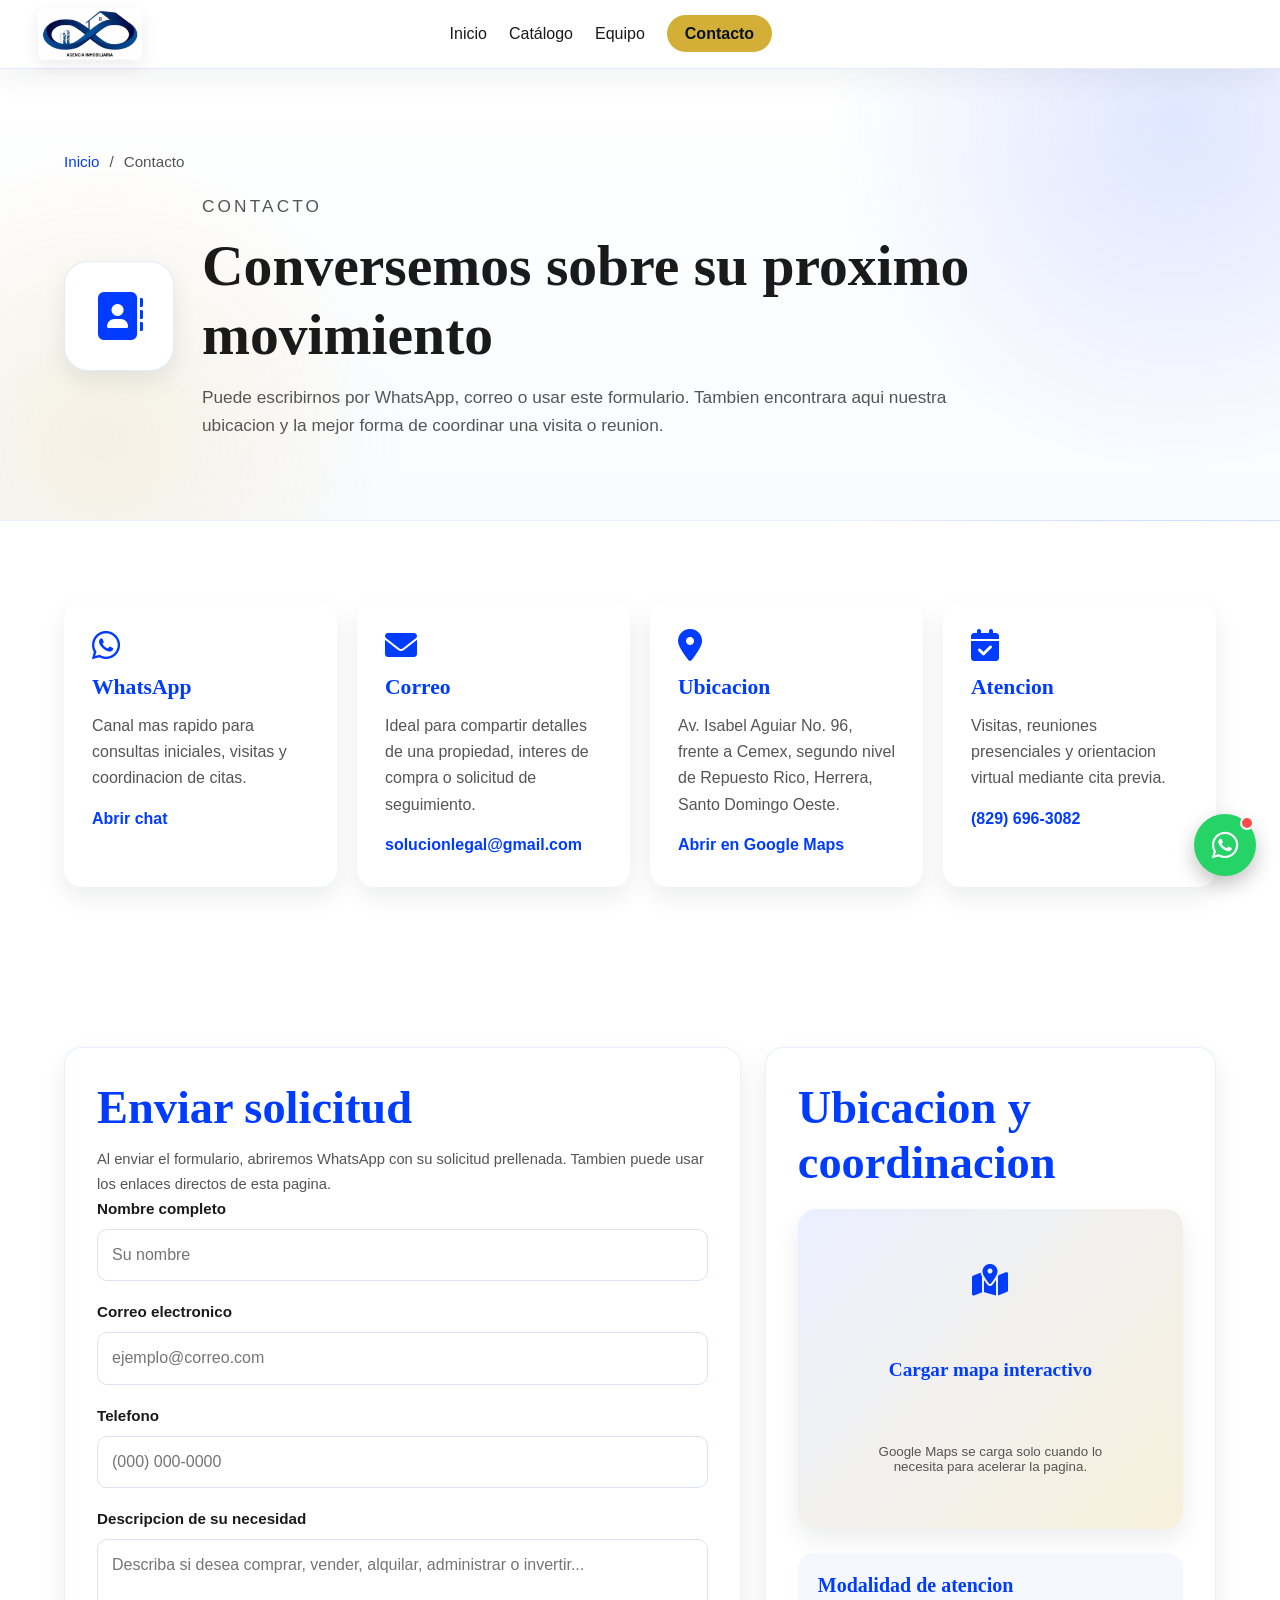
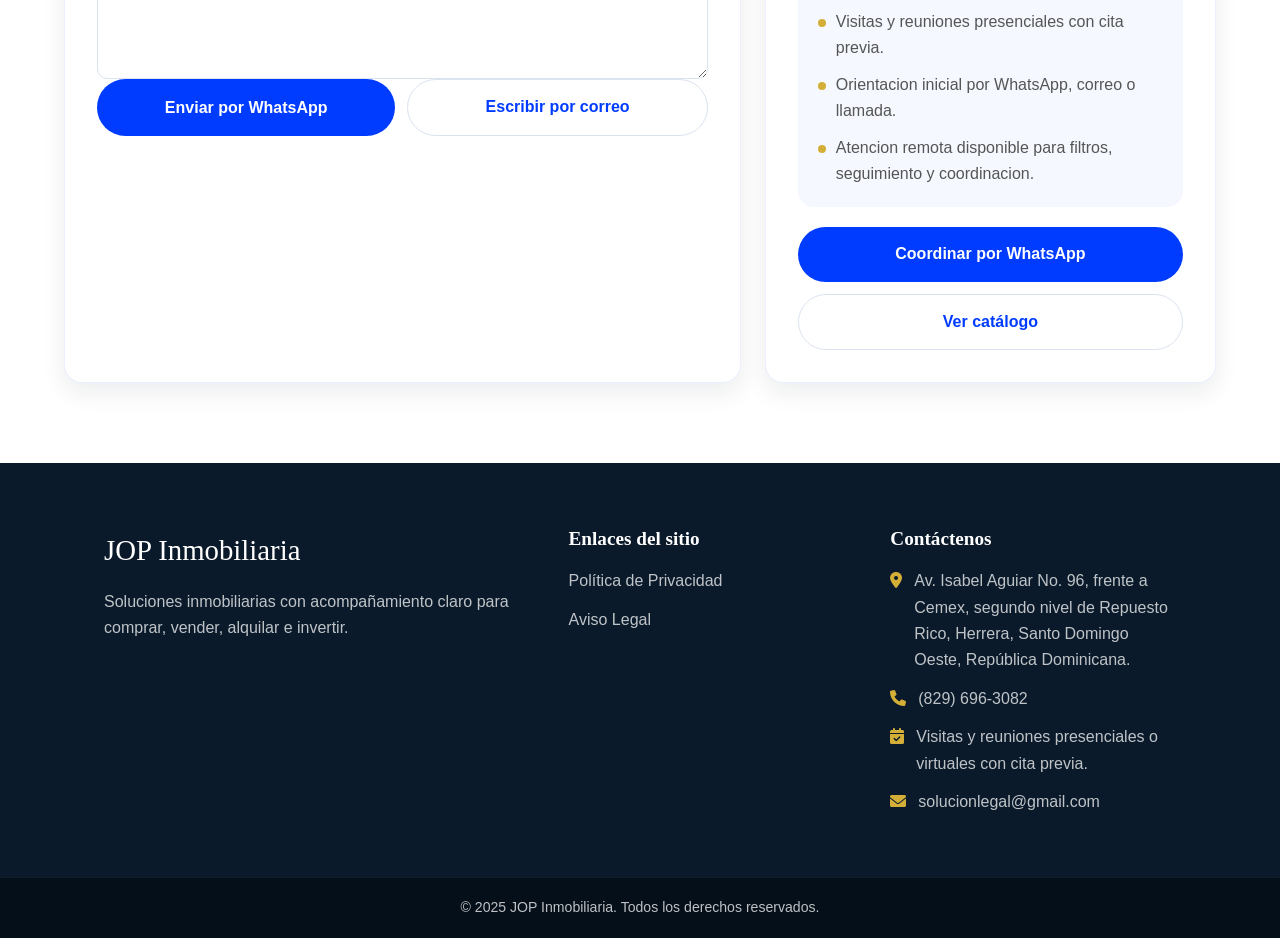
<file: pages/contact.html>
<!DOCTYPE html>
<html lang="es">
<head>
    <meta charset="UTF-8">
    <meta name="viewport" content="width=device-width, initial-scale=1.0">
    <meta name="description" content="Pagina de contacto de JOP Inmobiliaria con WhatsApp, correo, ubicacion, formulario y orientacion sobre propiedades.">
    <meta name="robots" content="index,follow">
    <meta name="theme-color" content="#ffffff">
    <meta property="og:title" content="JOP Inmobiliaria | Contacto">
    <meta property="og:description" content="Contacte a JOP Inmobiliaria por WhatsApp, correo o formulario y coordine su proximo paso.">
    <meta property="og:type" content="website">
    <title>JOP Inmobiliaria | Contacto</title>
    <link rel="stylesheet" href="../assets/css/style.css">
    <link rel="preconnect" href="https://cdnjs.cloudflare.com" crossorigin>
    <link rel="preload" href="https://cdnjs.cloudflare.com/ajax/libs/font-awesome/6.0.0-beta3/css/all.min.css" as="style" onload="this.onload=null;this.rel='stylesheet'">
    <noscript><link rel="stylesheet" href="https://cdnjs.cloudflare.com/ajax/libs/font-awesome/6.0.0-beta3/css/all.min.css"></noscript>
    <script type="application/ld+json">
        {
            "@context": "https://schema.org",
            "@type": "ContactPage",
            "name": "Contacto JOP Inmobiliaria",
            "description": "Canales de contacto, ubicacion y formulario de orientacion de JOP Inmobiliaria."
        }
    </script>
</head>
<body>
    <a class="skip-link" href="#main-content">Saltar al contenido principal</a>

    <header class="site-header">
        <div class="header-shell">
            <a href="../index.html" class="brand-mark" aria-label="Ir al inicio">
                <img src="../assets/images/logo-theinrestate-header.jpg" alt="THEINRESTATE Agencia Inmobiliaria" class="nav-logo" width="144" height="72">
            </a>

            <nav aria-label="Navegacion principal">
                <ul class="nav-list">
                    <li><a href="../index.html">Inicio</a></li>
                    <li><a href="servicios.html">Cat&aacute;logo</a></li>
                    <li><a href="team.html">Equipo</a></li>
                    <li><a href="contact.html" class="cta-link" aria-current="page">Contacto</a></li>
                </ul>
            </nav>
        </div>
    </header>

    <main id="main-content">
        <section class="page-hero">
            <div class="page-hero-shell">
                <nav class="breadcrumbs" aria-label="Breadcrumb">
                    <a href="../index.html">Inicio</a>
                    <span aria-hidden="true">/</span>
                    <span>Contacto</span>
                </nav>

                <div class="page-hero-content">
                    <div class="page-hero-icon">
                        <i class="fas fa-address-book" aria-hidden="true"></i>
                    </div>

                    <div>
                        <p class="page-eyebrow">Contacto</p>
                        <h1>Conversemos sobre su proximo movimiento</h1>
                        <p>Puede escribirnos por WhatsApp, correo o usar este formulario. Tambien encontrara aqui nuestra ubicacion y la mejor forma de coordinar una visita o reunion.</p>
                    </div>
                </div>
            </div>
        </section>

        <section class="page-content">
            <div class="page-shell">
                <div class="contact-info-grid">
                    <article class="info-card">
                        <i class="fab fa-whatsapp" aria-hidden="true"></i>
                        <h3>WhatsApp</h3>
                        <p>Canal mas rapido para consultas iniciales, visitas y coordinacion de citas.</p>
                        <a href="https://wa.me/18296963082?text=Hola,%20quisiera%20orientacion%20inmobiliaria." target="_blank" rel="noopener noreferrer" data-track="whatsapp_click" data-track-label="contact_page_whatsapp">Abrir chat</a>
                    </article>

                    <article class="info-card">
                        <i class="fas fa-envelope" aria-hidden="true"></i>
                        <h3>Correo</h3>
                        <p>Ideal para compartir detalles de una propiedad, interes de compra o solicitud de seguimiento.</p>
                        <a href="mailto:solucionlegal@gmail.com" data-track="cta_click" data-track-label="contact_page_email">solucionlegal@gmail.com</a>
                    </article>

                    <article class="info-card">
                        <i class="fas fa-location-dot" aria-hidden="true"></i>
                        <h3>Ubicacion</h3>
                        <p>Av. Isabel Aguiar No. 96, frente a Cemex, segundo nivel de Repuesto Rico, Herrera, Santo Domingo Oeste.</p>
                        <a href="https://www.google.com/maps/search/?api=1&query=Av.+Isabel+Aguiar+No.+96,+Herrera,+Santo+Domingo+Oeste,+Republica+Dominicana" target="_blank" rel="noopener noreferrer" data-track="cta_click" data-track-label="contact_page_maps">Abrir en Google Maps</a>
                    </article>

                    <article class="info-card">
                        <i class="fas fa-calendar-check" aria-hidden="true"></i>
                        <h3>Atencion</h3>
                        <p>Visitas, reuniones presenciales y orientacion virtual mediante cita previa.</p>
                        <a href="tel:+18296963082" data-track="cta_click" data-track-label="contact_page_phone">(829) 696-3082</a>
                    </article>
                </div>
            </div>
        </section>

        <section class="page-content">
            <div class="page-shell contact-page-grid">
                <article class="page-section">
                    <h2>Enviar solicitud</h2>
                    <p class="contact-note">Al enviar el formulario, abriremos WhatsApp con su solicitud prellenada. Tambien puede usar los enlaces directos de esta pagina.</p>

                    <form data-contact-form novalidate>
                        <div class="form-grid">
                            <div class="form-group">
                                <label for="contact-name">Nombre completo</label>
                                <input type="text" id="contact-name" name="name" placeholder="Su nombre" autocomplete="name" required>
                            </div>

                            <div class="form-group">
                                <label for="contact-email">Correo electronico</label>
                                <input type="email" id="contact-email" name="email" placeholder="ejemplo@correo.com" autocomplete="email" required>
                            </div>

                            <div class="form-group">
                                <label for="contact-phone">Telefono</label>
                                <input type="tel" id="contact-phone" name="phone" placeholder="(000) 000-0000" autocomplete="tel">
                            </div>

                            <div class="form-group">
                                <label for="contact-message">Descripcion de su necesidad</label>
                                <textarea id="contact-message" name="message" placeholder="Describa si desea comprar, vender, alquilar, administrar o invertir..." required></textarea>
                            </div>
                        </div>

                        <div class="contact-actions">
                            <button type="submit" class="btn dark-cta" data-track="contact_submit_click" data-track-label="contact_page_submit">Enviar por WhatsApp</button>
                            <a href="mailto:solucionlegal@gmail.com" class="btn ghost-btn" data-track="cta_click" data-track-label="contact_page_mailto">Escribir por correo</a>
                        </div>

                        <p id="form-message" data-form-message aria-live="polite"></p>
                    </form>
                </article>

                <aside class="page-panel">
                    <h2>Ubicacion y coordinacion</h2>
                    <div class="map-panel">
                        <button type="button" class="map-placeholder" data-map-loader>
                            <i class="fas fa-map-location-dot" aria-hidden="true"></i>
                            <strong>Cargar mapa interactivo</strong>
                            <span>Google Maps se carga solo cuando lo necesita para acelerar la pagina.</span>
                        </button>

                        <iframe
                            class="map-embed"
                            title="Mapa de la ubicacion de JOP Inmobiliaria"
                            loading="lazy"
                            referrerpolicy="no-referrer-when-downgrade"
                            data-map-src="https://www.google.com/maps?q=Av.%20Isabel%20Aguiar%20No.%2096,%20Herrera,%20Santo%20Domingo%20Oeste,%20Republica%20Dominicana&output=embed">
                        </iframe>
                    </div>

                    <div class="schedule-card">
                        <h3>Modalidad de atencion</h3>
                        <ul class="schedule-list">
                            <li>Visitas y reuniones presenciales con cita previa.</li>
                            <li>Orientacion inicial por WhatsApp, correo o llamada.</li>
                            <li>Atencion remota disponible para filtros, seguimiento y coordinacion.</li>
                        </ul>
                    </div>

                    <div class="stacked-actions">
                        <a href="https://wa.me/18296963082?text=Hola,%20quisiera%20coordinar%20una%20cita%20inmobiliaria." class="btn dark-cta" target="_blank" rel="noopener noreferrer" data-track="whatsapp_click" data-track-label="contact_page_cta_whatsapp">Coordinar por WhatsApp</a>
                        <a href="servicios.html" class="btn ghost-btn" data-track="cta_click" data-track-label="contact_page_catalogo">Ver cat&aacute;logo</a>
                    </div>
                </aside>
            </div>
        </section>
    </main>

    <footer>
        <div class="footer-main-content">
            <div class="footer-col">
                <div class="footer-brand">JOP Inmobiliaria</div>
                <p>Soluciones inmobiliarias con acompa&ntilde;amiento claro para comprar, vender, alquilar e invertir.</p>
            </div>

            <div class="footer-col">
                <h3>Enlaces del sitio</h3>
                <ul class="footer-links-vertical">
                    <li><a href="legal/privacy.html">Pol&iacute;tica de Privacidad</a></li>
                    <li><a href="legal/disclaimer.html">Aviso Legal</a></li>
                </ul>
            </div>

            <div class="footer-col">
                <h3>Cont&aacute;ctenos</h3>
                <ul class="footer-contact-list">
                    <li><i class="fas fa-map-marker-alt" aria-hidden="true"></i><span>Av. Isabel Aguiar No. 96, frente a Cemex, segundo nivel de Repuesto Rico, Herrera, Santo Domingo Oeste, Rep&uacute;blica Dominicana.</span></li>
                    <li><i class="fas fa-phone" aria-hidden="true"></i><a href="tel:+18296963082">(829) 696-3082</a></li>
                    <li><i class="fas fa-calendar-check" aria-hidden="true"></i><span>Visitas y reuniones presenciales o virtuales con cita previa.</span></li>
                    <li><i class="fas fa-envelope" aria-hidden="true"></i><a href="mailto:solucionlegal@gmail.com">solucionlegal@gmail.com</a></li>
                </ul>
            </div>
        </div>

        <div class="footer-bottom">
            <p class="copyright">&copy; 2025 JOP Inmobiliaria. Todos los derechos reservados.</p>
        </div>
    </footer>

    <div class="whatsapp-widget">
        <div class="whatsapp-box" aria-label="Contacto rapido por WhatsApp">
            <div class="whatsapp-header">
                <span class="wa-logo">JOP Inmobiliaria</span>
                <span class="wa-status">Respuesta habitual en 1h</span>
            </div>

            <div class="whatsapp-body">
                <div class="wa-message">
                    <span class="wa-author">Asesor inmobiliario</span>
                    <p>Podemos ayudarle a coordinar su orientacion.</p>
                    <span class="wa-time">Justo ahora</span>
                </div>
            </div>

            <div class="whatsapp-footer">
                <a href="https://wa.me/18296963082?text=Hola,%20quisiera%20coordinar%20una%20cita%20inmobiliaria." target="_blank" rel="noopener noreferrer" class="btn-open-chat" aria-label="Abrir chat de WhatsApp">
                    <i class="fab fa-whatsapp" aria-hidden="true"></i>
                    <span>Abrir chat</span>

                    <div class="qr-popup">
                        <img src="[data-uri]" data-qr-src="https://api.qrserver.com/v1/create-qr-code/?size=150x150&data=https://wa.me/18296963082" alt="Codigo QR para abrir el chat de WhatsApp" width="150" height="150" loading="lazy" decoding="async">
                        <span class="qr-text">Escanee el codigo</span>
                    </div>
                </a>
            </div>
        </div>

        <a href="https://wa.me/18296963082?text=Hola,%20quisiera%20coordinar%20una%20cita%20inmobiliaria." target="_blank" rel="noopener noreferrer" class="whatsapp-trigger" aria-label="Abrir WhatsApp">
            <i class="fab fa-whatsapp" aria-hidden="true"></i>
            <span class="wa-notification-dot" aria-hidden="true"></span>
        </a>
    </div>

    <script src="../assets/js/javascript.js" defer></script>
</body>
</html>
</file>
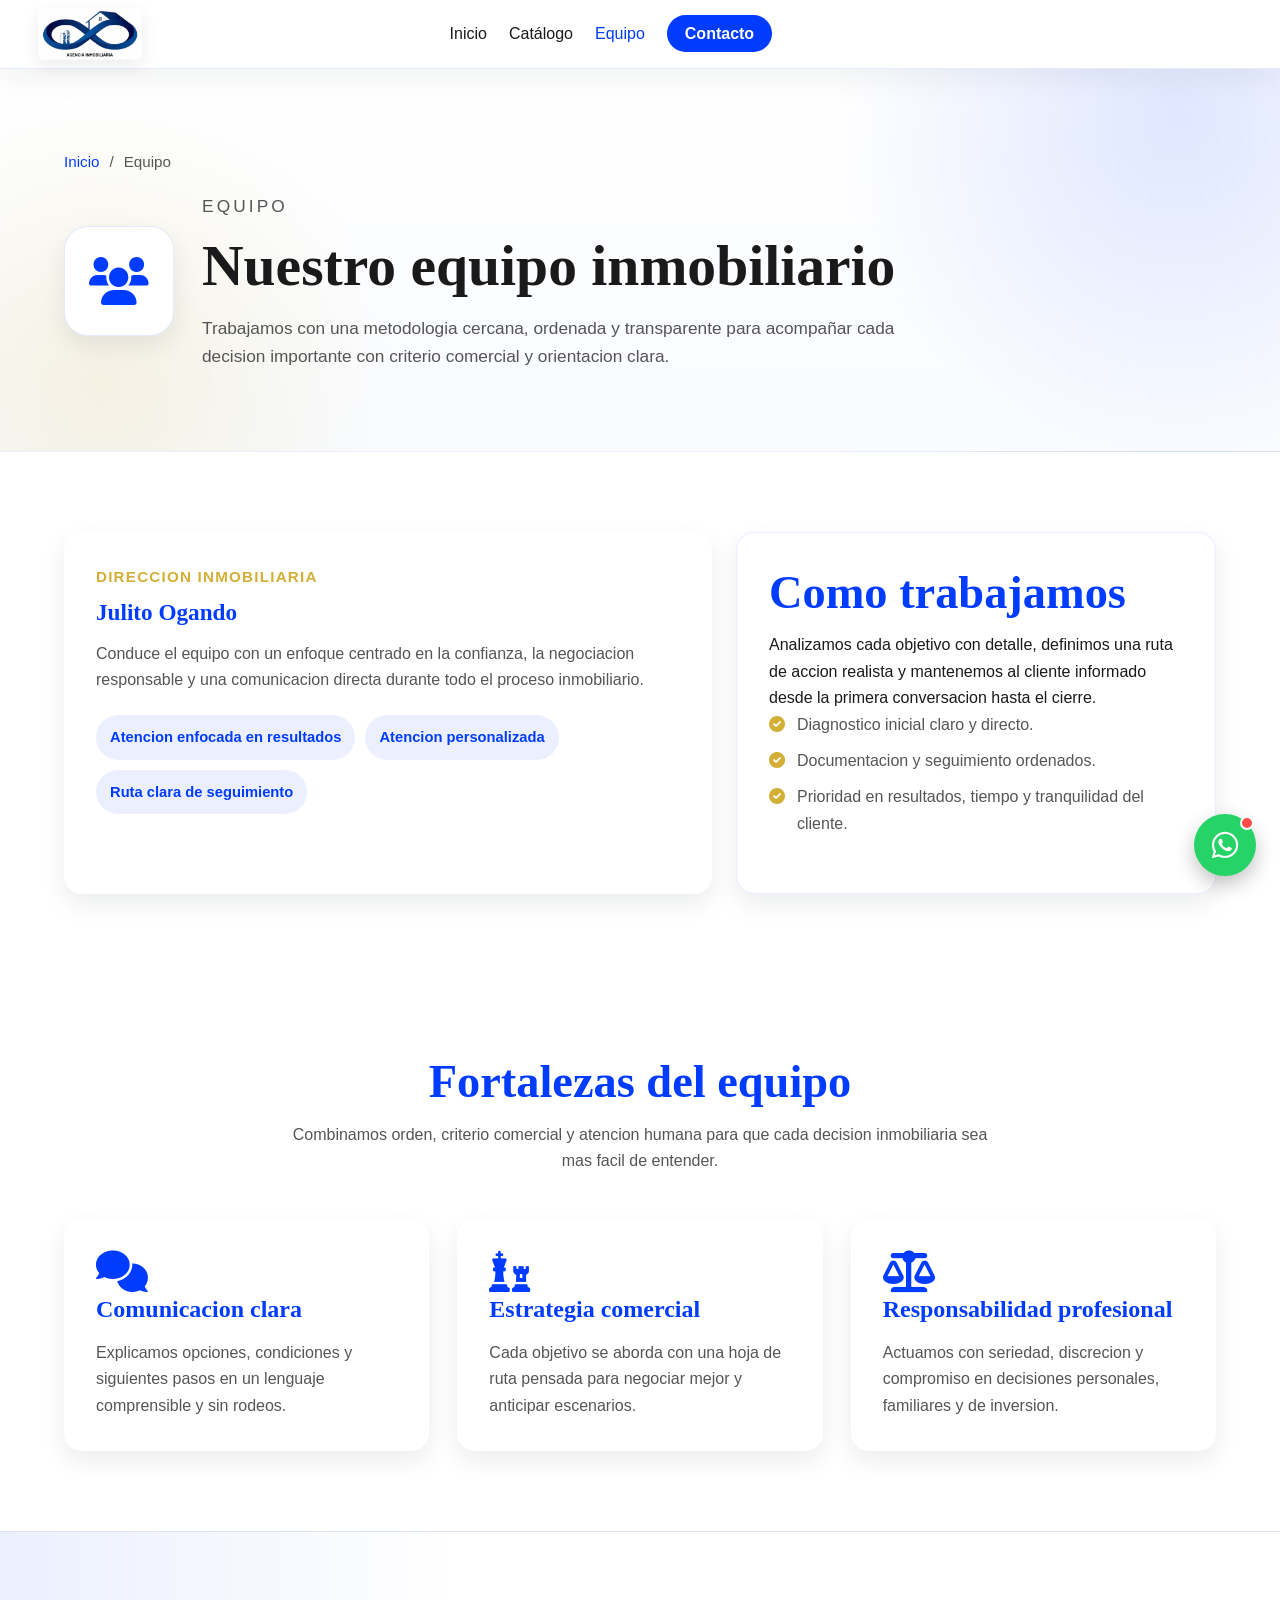
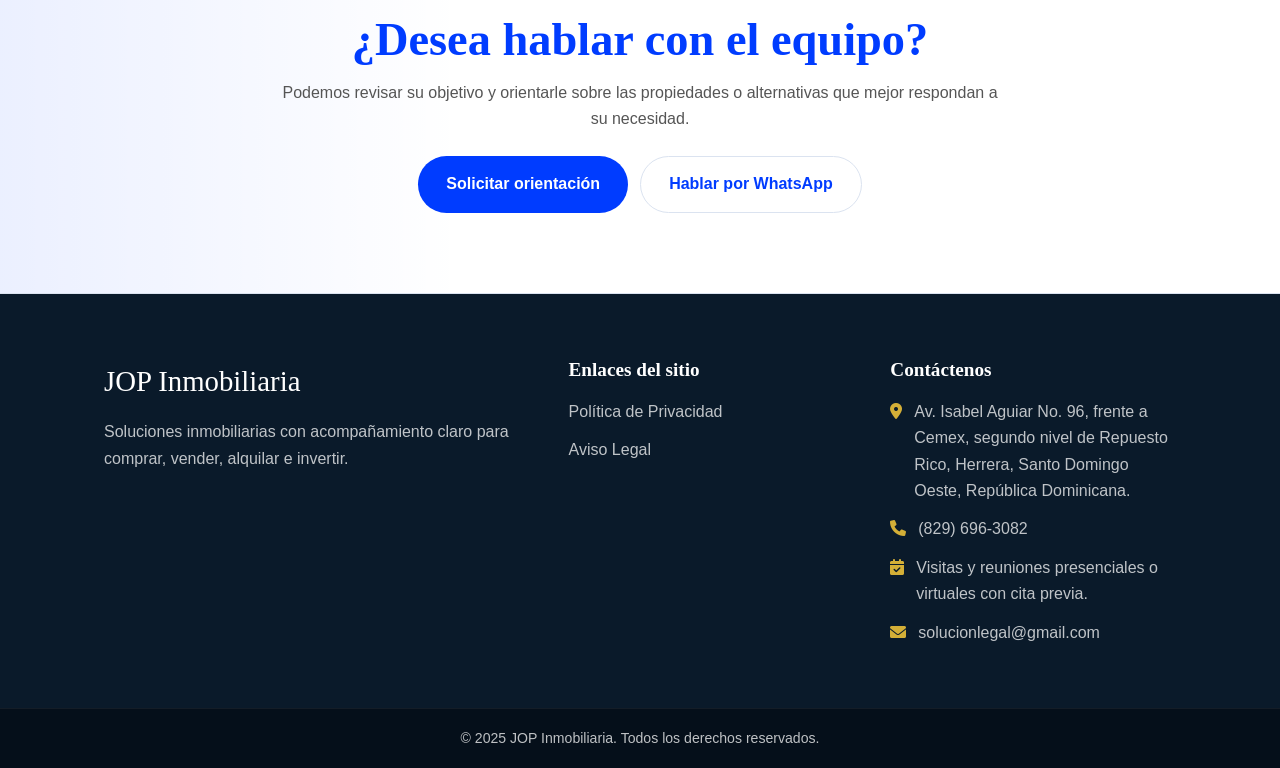
<file: pages/team.html>
<!DOCTYPE html>
<html lang="es">
<head>
    <meta charset="UTF-8">
    <meta name="viewport" content="width=device-width, initial-scale=1.0">
    <meta name="description" content="Conozca al equipo de JOP Inmobiliaria y nuestro enfoque de trabajo cercano, estrategico y transparente.">
    <meta name="robots" content="index,follow">
    <meta name="theme-color" content="#ffffff">
    <meta property="og:title" content="JOP Inmobiliaria | Equipo">
    <meta property="og:description" content="Conozca el enfoque de trabajo y la experiencia del equipo de JOP Inmobiliaria.">
    <meta property="og:type" content="website">
    <title>JOP Inmobiliaria | Equipo</title>
    <link rel="stylesheet" href="../assets/css/style.css">
    <link rel="preconnect" href="https://cdnjs.cloudflare.com" crossorigin>
    <link rel="preload" href="https://cdnjs.cloudflare.com/ajax/libs/font-awesome/6.0.0-beta3/css/all.min.css" as="style" onload="this.onload=null;this.rel='stylesheet'">
    <noscript><link rel="stylesheet" href="https://cdnjs.cloudflare.com/ajax/libs/font-awesome/6.0.0-beta3/css/all.min.css"></noscript>
</head>
<body>
    <a class="skip-link" href="#main-content">Saltar al contenido principal</a>

    <header class="site-header">
        <div class="header-shell">
            <a href="../index.html" class="brand-mark" aria-label="Ir al inicio">
                <img src="../assets/images/logo-theinrestate-header.jpg" alt="THEINRESTATE Agencia Inmobiliaria" class="nav-logo" width="144" height="72">
            </a>

            <nav aria-label="Navegacion principal">
                <ul class="nav-list">
                    <li><a href="../index.html">Inicio</a></li>
                    <li><a href="servicios.html">Cat&aacute;logo</a></li>
                    <li><a href="team.html" aria-current="page">Equipo</a></li>
                    <li><a href="contact.html" class="cta-link">Contacto</a></li>
                </ul>
            </nav>
        </div>
    </header>

    <main id="main-content">
        <section class="page-hero">
            <div class="page-hero-shell">
                <nav class="breadcrumbs" aria-label="Breadcrumb">
                    <a href="../index.html">Inicio</a>
                    <span aria-hidden="true">/</span>
                    <span>Equipo</span>
                </nav>

                <div class="page-hero-content">
                    <div class="page-hero-icon">
                        <i class="fas fa-users" aria-hidden="true"></i>
                    </div>

                    <div>
                        <p class="page-eyebrow">Equipo</p>
                        <h1>Nuestro equipo inmobiliario</h1>
                        <p>Trabajamos con una metodologia cercana, ordenada y transparente para acompa&ntilde;ar cada decision importante con criterio comercial y orientacion clara.</p>
                    </div>
                </div>
            </div>
        </section>

        <section class="page-content">
            <div class="page-shell team-grid">
                <article class="profile-card">
                    <p class="role">Direccion inmobiliaria</p>
                    <h3>Julito Ogando</h3>
                    <p>Conduce el equipo con un enfoque centrado en la confianza, la negociacion responsable y una comunicacion directa durante todo el proceso inmobiliario.</p>

                    <div class="profile-highlights">
                        <span>Atencion enfocada en resultados</span>
                        <span>Atencion personalizada</span>
                        <span>Ruta clara de seguimiento</span>
                    </div>
                </article>

                <aside class="page-panel">
                    <h2>Como trabajamos</h2>
                    <p>Analizamos cada objetivo con detalle, definimos una ruta de accion realista y mantenemos al cliente informado desde la primera conversacion hasta el cierre.</p>
                    <ul class="contact-quick-list">
                        <li><i class="fas fa-check-circle" aria-hidden="true"></i> <span>Diagnostico inicial claro y directo.</span></li>
                        <li><i class="fas fa-check-circle" aria-hidden="true"></i> <span>Documentacion y seguimiento ordenados.</span></li>
                        <li><i class="fas fa-check-circle" aria-hidden="true"></i> <span>Prioridad en resultados, tiempo y tranquilidad del cliente.</span></li>
                    </ul>
                </aside>
            </div>
        </section>

        <section class="page-content">
            <div class="page-shell">
                <div class="section-heading">
                    <h2>Fortalezas del equipo</h2>
                    <p class="section-desc">Combinamos orden, criterio comercial y atencion humana para que cada decision inmobiliaria sea mas facil de entender.</p>
                </div>

                <div class="team-strengths">
                    <article class="team-strength-card">
                        <i class="fas fa-comments" aria-hidden="true"></i>
                        <h3>Comunicacion clara</h3>
                        <p>Explicamos opciones, condiciones y siguientes pasos en un lenguaje comprensible y sin rodeos.</p>
                    </article>

                    <article class="team-strength-card">
                        <i class="fas fa-chess" aria-hidden="true"></i>
                        <h3>Estrategia comercial</h3>
                        <p>Cada objetivo se aborda con una hoja de ruta pensada para negociar mejor y anticipar escenarios.</p>
                    </article>

                    <article class="team-strength-card">
                        <i class="fas fa-scale-balanced" aria-hidden="true"></i>
                        <h3>Responsabilidad profesional</h3>
                        <p>Actuamos con seriedad, discrecion y compromiso en decisiones personales, familiares y de inversion.</p>
                    </article>
                </div>
            </div>
        </section>

        <section class="cta-banner">
            <div class="content-shell">
                <h2>&iquest;Desea hablar con el equipo?</h2>
                <p>Podemos revisar su objetivo y orientarle sobre las propiedades o alternativas que mejor respondan a su necesidad.</p>
                <div class="cta-actions">
                    <a href="contact.html" class="btn dark-cta" data-track="cta_click" data-track-label="team_contacto">Solicitar orientaci&oacute;n</a>
                    <a href="https://wa.me/18296963082?text=Hola,%20quisiera%20hablar%20con%20el%20equipo%20de%20JOP%20Inmobiliaria." target="_blank" rel="noopener noreferrer" class="btn ghost-btn" data-track="whatsapp_click" data-track-label="team_whatsapp">Hablar por WhatsApp</a>
                </div>
            </div>
        </section>
    </main>

    <footer>
        <div class="footer-main-content">
            <div class="footer-col">
                <div class="footer-brand">JOP Inmobiliaria</div>
                <p>Soluciones inmobiliarias con acompa&ntilde;amiento claro para comprar, vender, alquilar e invertir.</p>
            </div>

            <div class="footer-col">
                <h3>Enlaces del sitio</h3>
                <ul class="footer-links-vertical">
                    <li><a href="legal/privacy.html">Pol&iacute;tica de Privacidad</a></li>
                    <li><a href="legal/disclaimer.html">Aviso Legal</a></li>
                </ul>
            </div>

            <div class="footer-col">
                <h3>Cont&aacute;ctenos</h3>
                <ul class="footer-contact-list">
                    <li><i class="fas fa-map-marker-alt" aria-hidden="true"></i><span>Av. Isabel Aguiar No. 96, frente a Cemex, segundo nivel de Repuesto Rico, Herrera, Santo Domingo Oeste, Rep&uacute;blica Dominicana.</span></li>
                    <li><i class="fas fa-phone" aria-hidden="true"></i><a href="tel:+18296963082">(829) 696-3082</a></li>
                    <li><i class="fas fa-calendar-check" aria-hidden="true"></i><span>Visitas y reuniones presenciales o virtuales con cita previa.</span></li>
                    <li><i class="fas fa-envelope" aria-hidden="true"></i><a href="mailto:solucionlegal@gmail.com">solucionlegal@gmail.com</a></li>
                </ul>
            </div>
        </div>

        <div class="footer-bottom">
            <p class="copyright">&copy; 2025 JOP Inmobiliaria. Todos los derechos reservados.</p>
        </div>
    </footer>

    <div class="whatsapp-widget">
        <div class="whatsapp-box" aria-label="Contacto rapido por WhatsApp">
            <div class="whatsapp-header">
                <span class="wa-logo">JOP Inmobiliaria</span>
                <span class="wa-status">Respuesta habitual en 1h</span>
            </div>

            <div class="whatsapp-body">
                <div class="wa-message">
                    <span class="wa-author">Asesor inmobiliario</span>
                    <p>Podemos conversar sobre su objetivo y presentarle la ruta adecuada.</p>
                    <span class="wa-time">Justo ahora</span>
                </div>
            </div>

            <div class="whatsapp-footer">
                <a href="https://wa.me/18296963082?text=Hola,%20quisiera%20hablar%20con%20el%20equipo%20de%20JOP%20Inmobiliaria." target="_blank" rel="noopener noreferrer" class="btn-open-chat" aria-label="Abrir chat de WhatsApp">
                    <i class="fab fa-whatsapp" aria-hidden="true"></i>
                    <span>Abrir chat</span>

                    <div class="qr-popup">
                        <img src="[data-uri]" data-qr-src="https://api.qrserver.com/v1/create-qr-code/?size=150x150&data=https://wa.me/18296963082" alt="Codigo QR para abrir el chat de WhatsApp" width="150" height="150" loading="lazy" decoding="async">
                        <span class="qr-text">Escanee el codigo</span>
                    </div>
                </a>
            </div>
        </div>

        <a href="https://wa.me/18296963082?text=Hola,%20quisiera%20hablar%20con%20el%20equipo%20de%20JOP%20Inmobiliaria." target="_blank" rel="noopener noreferrer" class="whatsapp-trigger" aria-label="Abrir WhatsApp">
            <i class="fab fa-whatsapp" aria-hidden="true"></i>
            <span class="wa-notification-dot" aria-hidden="true"></span>
        </a>
    </div>

    <script src="../assets/js/javascript.js" defer></script>
</body>
</html>
</file>
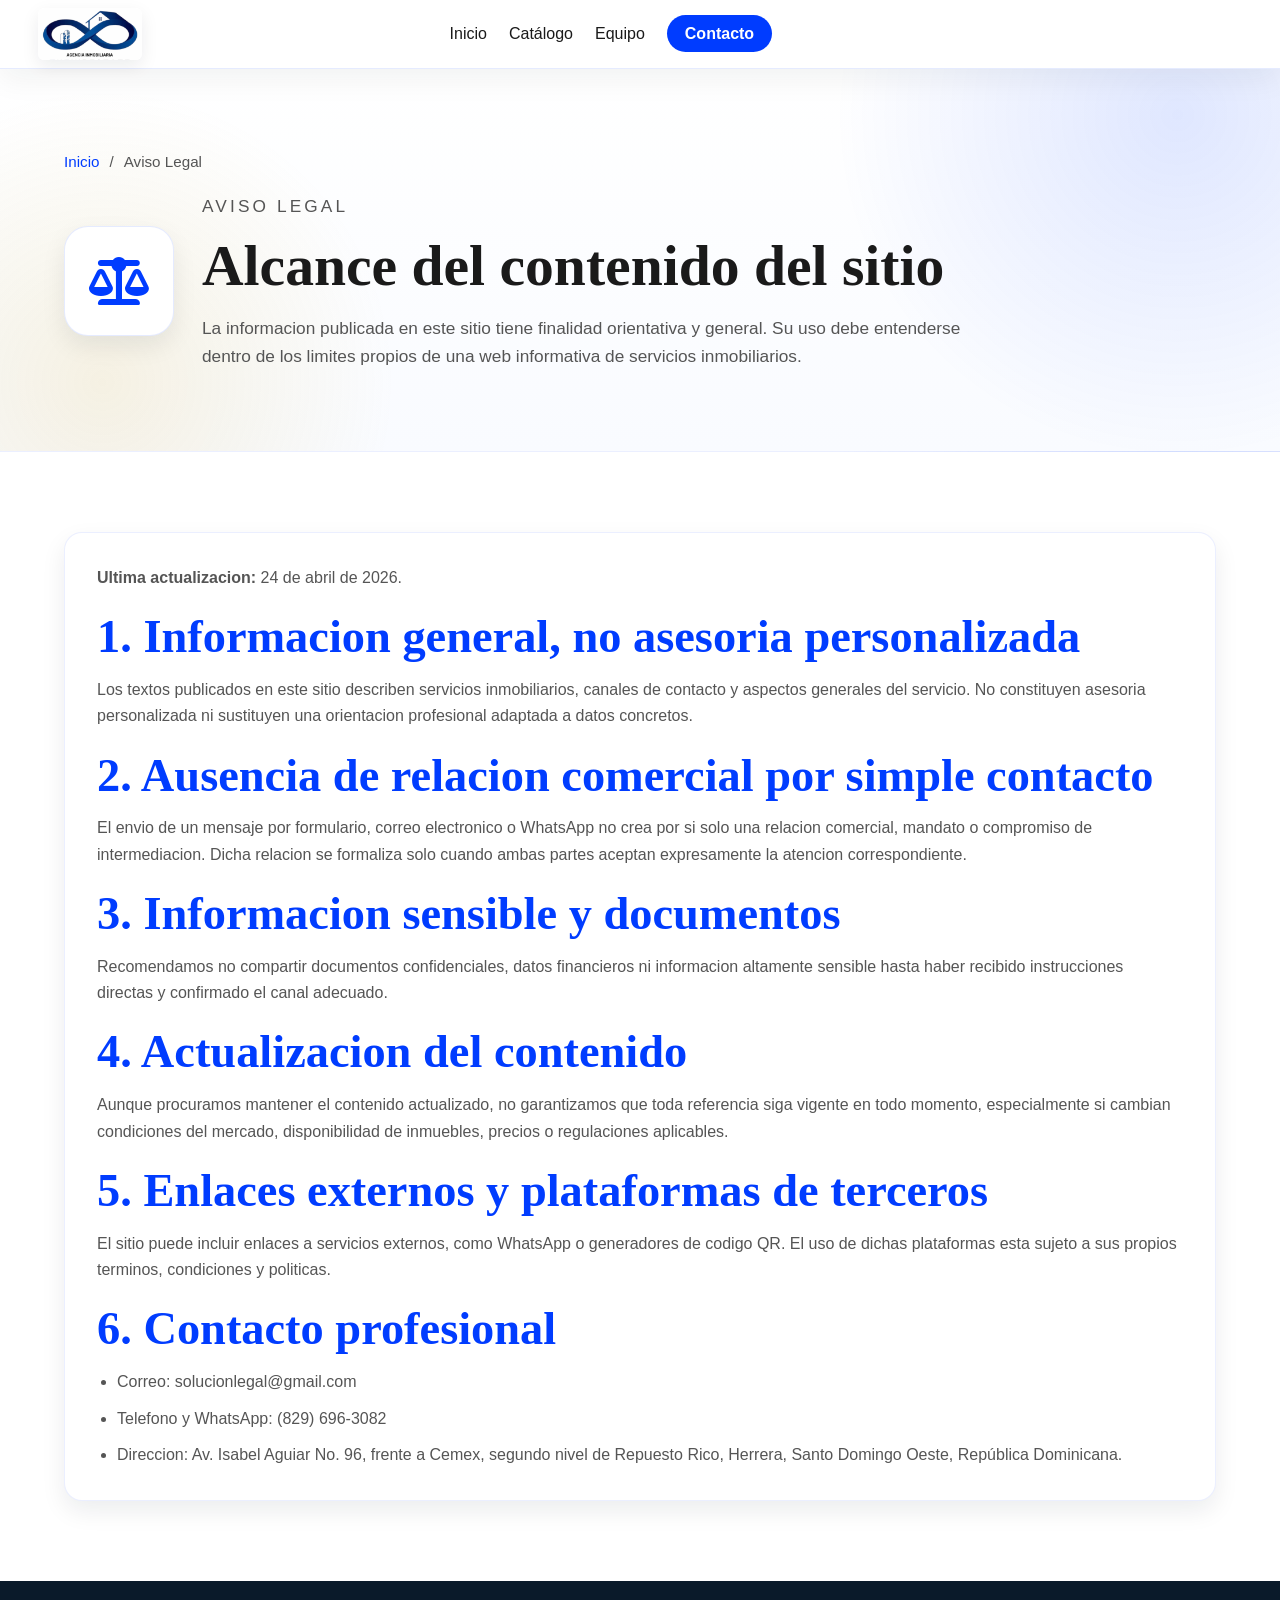
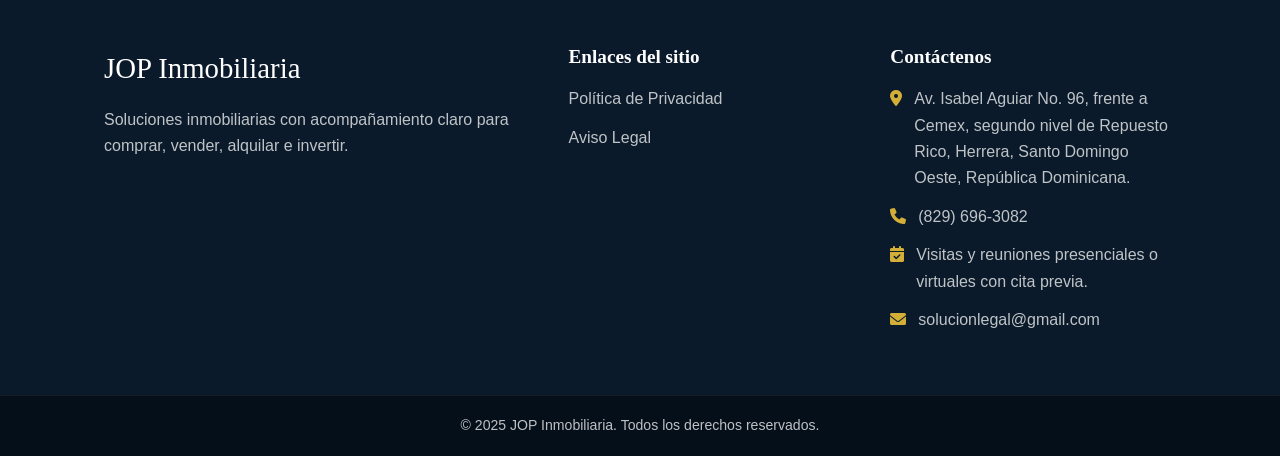
<file: pages/legal/disclaimer.html>
<!DOCTYPE html>
<html lang="es">
<head>
    <meta charset="UTF-8">
    <meta name="viewport" content="width=device-width, initial-scale=1.0">
    <meta name="description" content="Aviso legal de JOP Inmobiliaria sobre el alcance informativo del sitio web y de sus canales de contacto.">
    <meta name="robots" content="index,follow">
    <meta name="theme-color" content="#ffffff">
    <meta property="og:title" content="JOP Inmobiliaria | Aviso Legal">
    <meta property="og:description" content="Revise el alcance informativo del sitio web y de los canales de contacto de JOP Inmobiliaria.">
    <meta property="og:type" content="website">
    <title>JOP Inmobiliaria | Aviso Legal</title>
    <link rel="stylesheet" href="../../assets/css/style.css">
    <link rel="preconnect" href="https://cdnjs.cloudflare.com" crossorigin>
    <link rel="preload" href="https://cdnjs.cloudflare.com/ajax/libs/font-awesome/6.0.0-beta3/css/all.min.css" as="style" onload="this.onload=null;this.rel='stylesheet'">
    <noscript><link rel="stylesheet" href="https://cdnjs.cloudflare.com/ajax/libs/font-awesome/6.0.0-beta3/css/all.min.css"></noscript>
</head>
<body>
    <a class="skip-link" href="#main-content">Saltar al contenido principal</a>

    <header class="site-header">
        <div class="header-shell">
            <a href="../../index.html" class="brand-mark" aria-label="Ir al inicio">
                <img src="../../assets/images/logo-theinrestate-header.jpg" alt="THEINRESTATE Agencia Inmobiliaria" class="nav-logo" width="144" height="72">
            </a>

            <nav aria-label="Navegacion principal">
                <ul class="nav-list">
                    <li><a href="../../index.html">Inicio</a></li>
                    <li><a href="../servicios.html">Cat&aacute;logo</a></li>
                    <li><a href="../team.html">Equipo</a></li>
                    <li><a href="../contact.html" class="cta-link">Contacto</a></li>
                </ul>
            </nav>
        </div>
    </header>

    <main id="main-content">
        <section class="page-hero">
            <div class="page-hero-shell">
                <nav class="breadcrumbs" aria-label="Breadcrumb">
                    <a href="../../index.html">Inicio</a>
                    <span aria-hidden="true">/</span>
                    <span>Aviso Legal</span>
                </nav>

                <div class="page-hero-content">
                    <div class="page-hero-icon">
                        <i class="fas fa-scale-balanced" aria-hidden="true"></i>
                    </div>

                    <div>
                        <p class="page-eyebrow">Aviso legal</p>
                        <h1>Alcance del contenido del sitio</h1>
                        <p>La informacion publicada en este sitio tiene finalidad orientativa y general. Su uso debe entenderse dentro de los limites propios de una web informativa de servicios inmobiliarios.</p>
                    </div>
                </div>
            </div>
        </section>

        <section class="page-content">
            <div class="page-shell">
                <article class="page-section legal-stack">
                    <p><strong>Ultima actualizacion:</strong> 24 de abril de 2026.</p>

                    <div>
                        <h2>1. Informacion general, no asesoria personalizada</h2>
                        <p>Los textos publicados en este sitio describen servicios inmobiliarios, canales de contacto y aspectos generales del servicio. No constituyen asesoria personalizada ni sustituyen una orientacion profesional adaptada a datos concretos.</p>
                    </div>

                    <div>
                        <h2>2. Ausencia de relacion comercial por simple contacto</h2>
                        <p>El envio de un mensaje por formulario, correo electronico o WhatsApp no crea por si solo una relacion comercial, mandato o compromiso de intermediacion. Dicha relacion se formaliza solo cuando ambas partes aceptan expresamente la atencion correspondiente.</p>
                    </div>

                    <div>
                        <h2>3. Informacion sensible y documentos</h2>
                        <p>Recomendamos no compartir documentos confidenciales, datos financieros ni informacion altamente sensible hasta haber recibido instrucciones directas y confirmado el canal adecuado.</p>
                    </div>

                    <div>
                        <h2>4. Actualizacion del contenido</h2>
                        <p>Aunque procuramos mantener el contenido actualizado, no garantizamos que toda referencia siga vigente en todo momento, especialmente si cambian condiciones del mercado, disponibilidad de inmuebles, precios o regulaciones aplicables.</p>
                    </div>

                    <div>
                        <h2>5. Enlaces externos y plataformas de terceros</h2>
                        <p>El sitio puede incluir enlaces a servicios externos, como WhatsApp o generadores de codigo QR. El uso de dichas plataformas esta sujeto a sus propios terminos, condiciones y politicas.</p>
                    </div>

                    <div>
                        <h2>6. Contacto profesional</h2>
                        <ul>
                            <li>Correo: solucionlegal@gmail.com</li>
                            <li>Telefono y WhatsApp: (829) 696-3082</li>
                            <li>Direccion: Av. Isabel Aguiar No. 96, frente a Cemex, segundo nivel de Repuesto Rico, Herrera, Santo Domingo Oeste, Rep&uacute;blica Dominicana.</li>
                        </ul>
                    </div>
                </article>
            </div>
        </section>
    </main>

    <footer>
        <div class="footer-main-content">
            <div class="footer-col">
                <div class="footer-brand">JOP Inmobiliaria</div>
                <p>Soluciones inmobiliarias con acompa&ntilde;amiento claro para comprar, vender, alquilar e invertir.</p>
            </div>

            <div class="footer-col">
                <h3>Enlaces del sitio</h3>
                <ul class="footer-links-vertical">
                    <li><a href="privacy.html">Pol&iacute;tica de Privacidad</a></li>
                    <li><a href="disclaimer.html">Aviso Legal</a></li>
                </ul>
            </div>

            <div class="footer-col">
                <h3>Cont&aacute;ctenos</h3>
                <ul class="footer-contact-list">
                    <li><i class="fas fa-map-marker-alt" aria-hidden="true"></i><span>Av. Isabel Aguiar No. 96, frente a Cemex, segundo nivel de Repuesto Rico, Herrera, Santo Domingo Oeste, Rep&uacute;blica Dominicana.</span></li>
                    <li><i class="fas fa-phone" aria-hidden="true"></i><a href="tel:+18296963082">(829) 696-3082</a></li>
                    <li><i class="fas fa-calendar-check" aria-hidden="true"></i><span>Visitas y reuniones presenciales o virtuales con cita previa.</span></li>
                    <li><i class="fas fa-envelope" aria-hidden="true"></i><a href="mailto:solucionlegal@gmail.com">solucionlegal@gmail.com</a></li>
                </ul>
            </div>
        </div>

        <div class="footer-bottom">
            <p class="copyright">&copy; 2025 JOP Inmobiliaria. Todos los derechos reservados.</p>
        </div>
    </footer>

    <script src="../../assets/js/javascript.js" defer></script>
</body>
</html>
</file>
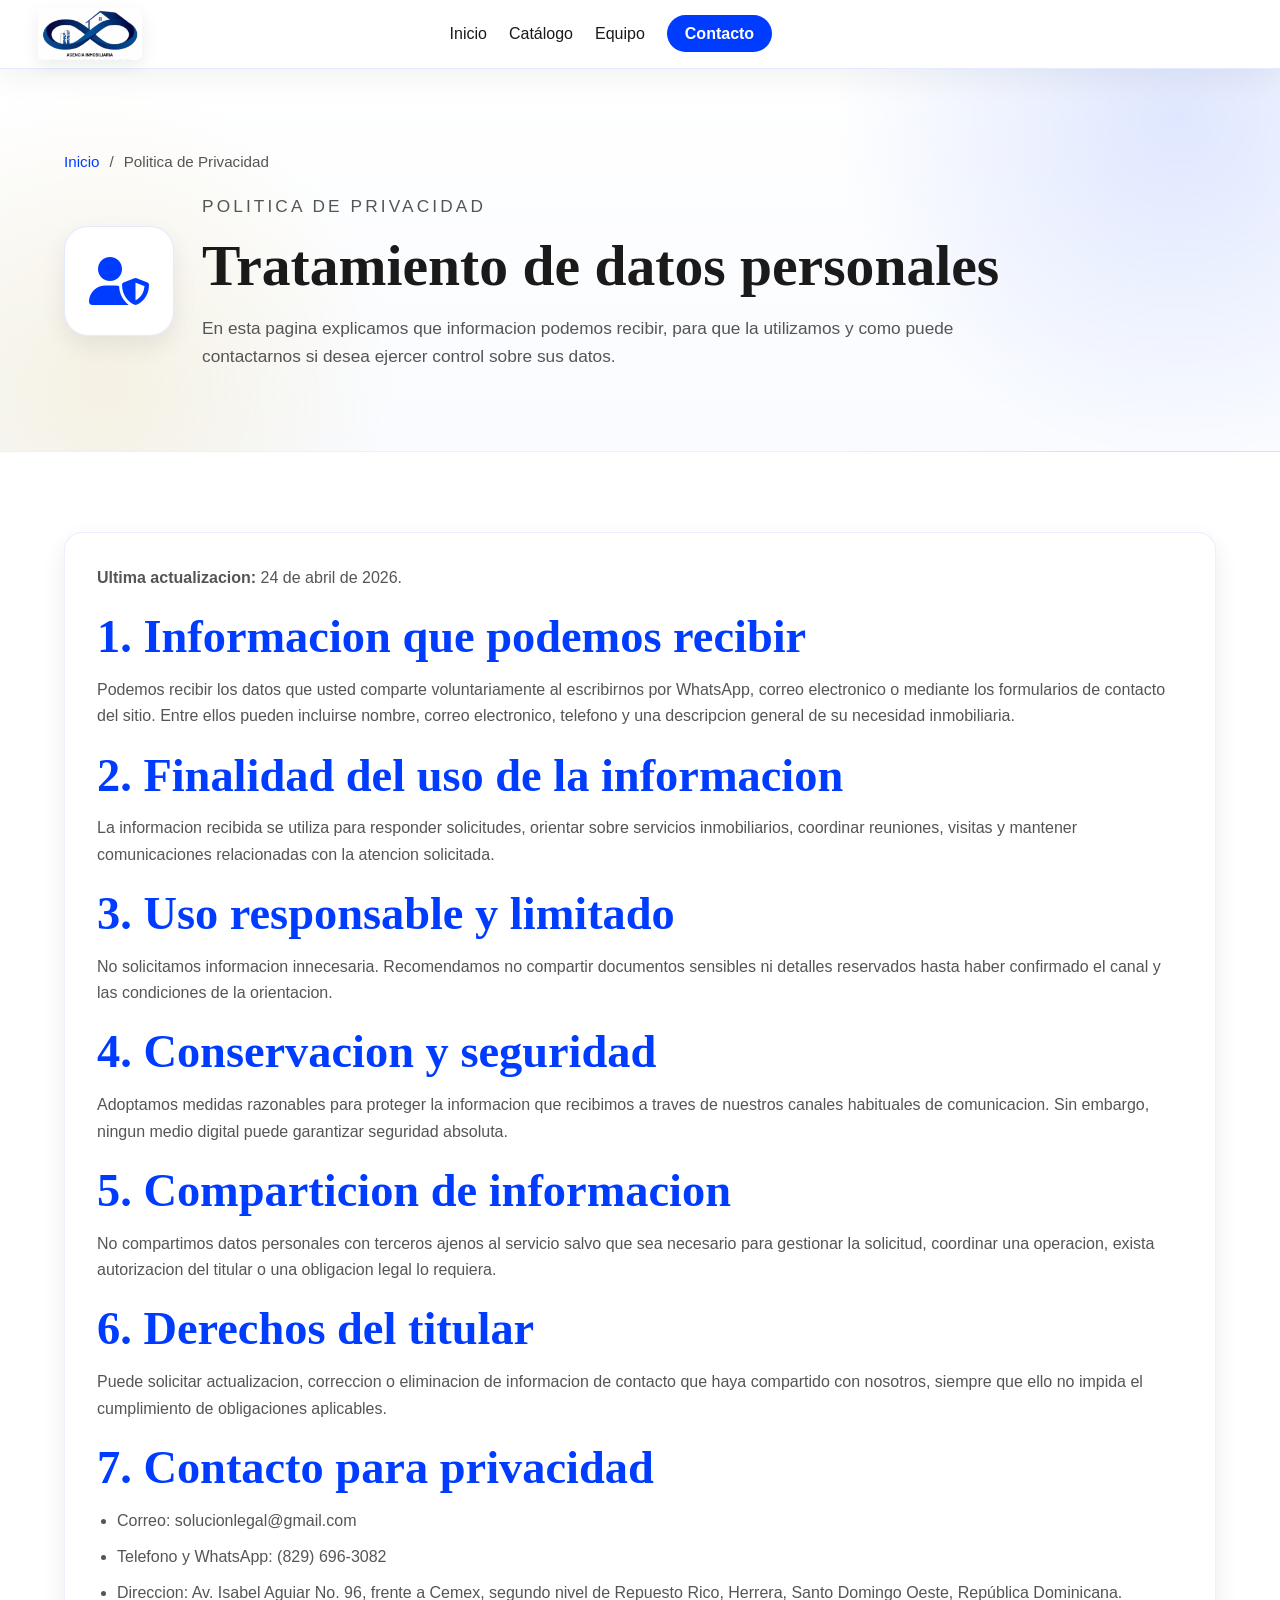
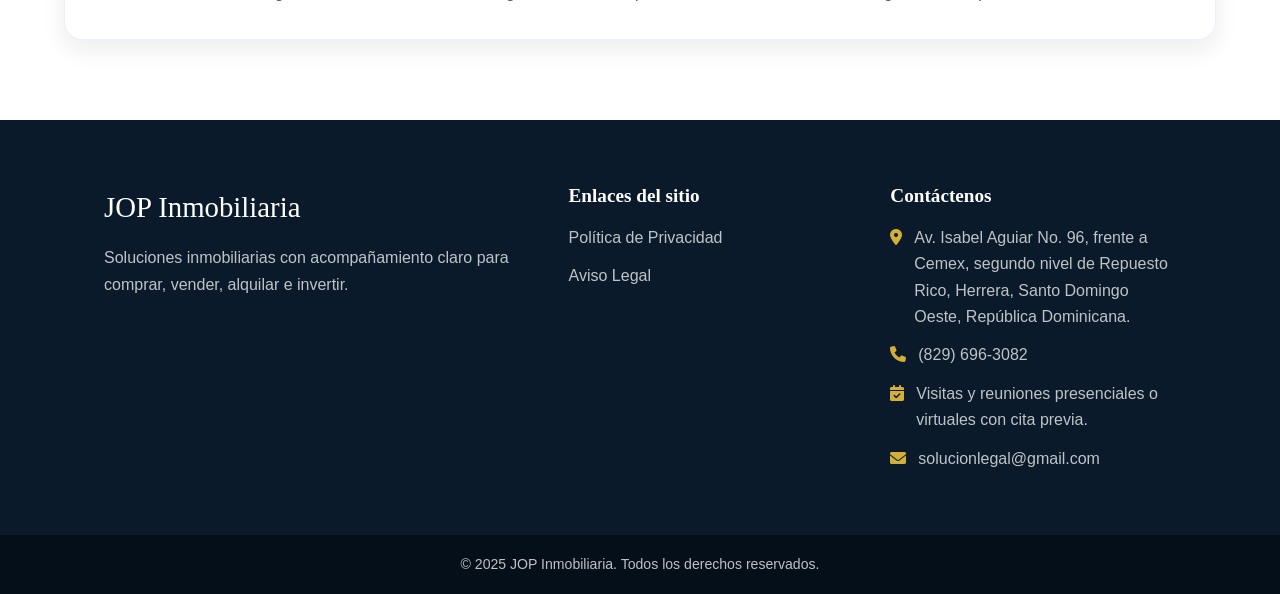
<file: pages/legal/privacy.html>
<!DOCTYPE html>
<html lang="es">
<head>
    <meta charset="UTF-8">
    <meta name="viewport" content="width=device-width, initial-scale=1.0">
    <meta name="description" content="Politica de privacidad de JOP Inmobiliaria sobre el tratamiento de datos personales y de contacto.">
    <meta name="robots" content="index,follow">
    <meta name="theme-color" content="#ffffff">
    <meta property="og:title" content="JOP Inmobiliaria | Politica de Privacidad">
    <meta property="og:description" content="Conozca como tratamos la informacion de contacto y los datos compartidos con JOP Inmobiliaria.">
    <meta property="og:type" content="website">
    <title>JOP Inmobiliaria | Politica de Privacidad</title>
    <link rel="stylesheet" href="../../assets/css/style.css">
    <link rel="preconnect" href="https://cdnjs.cloudflare.com" crossorigin>
    <link rel="preload" href="https://cdnjs.cloudflare.com/ajax/libs/font-awesome/6.0.0-beta3/css/all.min.css" as="style" onload="this.onload=null;this.rel='stylesheet'">
    <noscript><link rel="stylesheet" href="https://cdnjs.cloudflare.com/ajax/libs/font-awesome/6.0.0-beta3/css/all.min.css"></noscript>
</head>
<body>
    <a class="skip-link" href="#main-content">Saltar al contenido principal</a>

    <header class="site-header">
        <div class="header-shell">
            <a href="../../index.html" class="brand-mark" aria-label="Ir al inicio">
                <img src="../../assets/images/logo-theinrestate-header.jpg" alt="THEINRESTATE Agencia Inmobiliaria" class="nav-logo" width="144" height="72">
            </a>

            <nav aria-label="Navegacion principal">
                <ul class="nav-list">
                    <li><a href="../../index.html">Inicio</a></li>
                    <li><a href="../servicios.html">Cat&aacute;logo</a></li>
                    <li><a href="../team.html">Equipo</a></li>
                    <li><a href="../contact.html" class="cta-link">Contacto</a></li>
                </ul>
            </nav>
        </div>
    </header>

    <main id="main-content">
        <section class="page-hero">
            <div class="page-hero-shell">
                <nav class="breadcrumbs" aria-label="Breadcrumb">
                    <a href="../../index.html">Inicio</a>
                    <span aria-hidden="true">/</span>
                    <span>Politica de Privacidad</span>
                </nav>

                <div class="page-hero-content">
                    <div class="page-hero-icon">
                        <i class="fas fa-user-shield" aria-hidden="true"></i>
                    </div>

                    <div>
                        <p class="page-eyebrow">Politica de privacidad</p>
                        <h1>Tratamiento de datos personales</h1>
                        <p>En esta pagina explicamos que informacion podemos recibir, para que la utilizamos y como puede contactarnos si desea ejercer control sobre sus datos.</p>
                    </div>
                </div>
            </div>
        </section>

        <section class="page-content">
            <div class="page-shell">
                <article class="page-section legal-stack">
                    <p><strong>Ultima actualizacion:</strong> 24 de abril de 2026.</p>

                    <div>
                        <h2>1. Informacion que podemos recibir</h2>
                        <p>Podemos recibir los datos que usted comparte voluntariamente al escribirnos por WhatsApp, correo electronico o mediante los formularios de contacto del sitio. Entre ellos pueden incluirse nombre, correo electronico, telefono y una descripcion general de su necesidad inmobiliaria.</p>
                    </div>

                    <div>
                        <h2>2. Finalidad del uso de la informacion</h2>
                        <p>La informacion recibida se utiliza para responder solicitudes, orientar sobre servicios inmobiliarios, coordinar reuniones, visitas y mantener comunicaciones relacionadas con la atencion solicitada.</p>
                    </div>

                    <div>
                        <h2>3. Uso responsable y limitado</h2>
                        <p>No solicitamos informacion innecesaria. Recomendamos no compartir documentos sensibles ni detalles reservados hasta haber confirmado el canal y las condiciones de la orientacion.</p>
                    </div>

                    <div>
                        <h2>4. Conservacion y seguridad</h2>
                        <p>Adoptamos medidas razonables para proteger la informacion que recibimos a traves de nuestros canales habituales de comunicacion. Sin embargo, ningun medio digital puede garantizar seguridad absoluta.</p>
                    </div>

                    <div>
                        <h2>5. Comparticion de informacion</h2>
                        <p>No compartimos datos personales con terceros ajenos al servicio salvo que sea necesario para gestionar la solicitud, coordinar una operacion, exista autorizacion del titular o una obligacion legal lo requiera.</p>
                    </div>

                    <div>
                        <h2>6. Derechos del titular</h2>
                        <p>Puede solicitar actualizacion, correccion o eliminacion de informacion de contacto que haya compartido con nosotros, siempre que ello no impida el cumplimiento de obligaciones aplicables.</p>
                    </div>

                    <div>
                        <h2>7. Contacto para privacidad</h2>
                        <ul>
                            <li>Correo: solucionlegal@gmail.com</li>
                            <li>Telefono y WhatsApp: (829) 696-3082</li>
                            <li>Direccion: Av. Isabel Aguiar No. 96, frente a Cemex, segundo nivel de Repuesto Rico, Herrera, Santo Domingo Oeste, Rep&uacute;blica Dominicana.</li>
                        </ul>
                    </div>
                </article>
            </div>
        </section>
    </main>

    <footer>
        <div class="footer-main-content">
            <div class="footer-col">
                <div class="footer-brand">JOP Inmobiliaria</div>
                <p>Soluciones inmobiliarias con acompa&ntilde;amiento claro para comprar, vender, alquilar e invertir.</p>
            </div>

            <div class="footer-col">
                <h3>Enlaces del sitio</h3>
                <ul class="footer-links-vertical">
                    <li><a href="privacy.html">Pol&iacute;tica de Privacidad</a></li>
                    <li><a href="disclaimer.html">Aviso Legal</a></li>
                </ul>
            </div>

            <div class="footer-col">
                <h3>Cont&aacute;ctenos</h3>
                <ul class="footer-contact-list">
                    <li><i class="fas fa-map-marker-alt" aria-hidden="true"></i><span>Av. Isabel Aguiar No. 96, frente a Cemex, segundo nivel de Repuesto Rico, Herrera, Santo Domingo Oeste, Rep&uacute;blica Dominicana.</span></li>
                    <li><i class="fas fa-phone" aria-hidden="true"></i><a href="tel:+18296963082">(829) 696-3082</a></li>
                    <li><i class="fas fa-calendar-check" aria-hidden="true"></i><span>Visitas y reuniones presenciales o virtuales con cita previa.</span></li>
                    <li><i class="fas fa-envelope" aria-hidden="true"></i><a href="mailto:solucionlegal@gmail.com">solucionlegal@gmail.com</a></li>
                </ul>
            </div>
        </div>

        <div class="footer-bottom">
            <p class="copyright">&copy; 2025 JOP Inmobiliaria. Todos los derechos reservados.</p>
        </div>
    </footer>

    <script src="../../assets/js/javascript.js" defer></script>
</body>
</html>
</file>
<file: assets/css/style.css>
:root {
    --primary-blue: #003cff;
    --dark-blue: #001f8f;
    --accent-gold: #d4af37;
    --bg-light: #ffffff;
    --bg-soft: #f6f8ff;
    --bg-white: #ffffff;
    --text-dark: #1a1a1a;
    --text-light: #555555;
    --text-white: #ffffff;
    --border-color: #dbe3f0;
    --shadow-sm: 0 10px 25px rgba(10, 26, 42, 0.08);
    --shadow-lg: 0 22px 50px rgba(10, 26, 42, 0.18);
    --border-radius: 12px;
    --font-main: "Segoe UI", -apple-system, BlinkMacSystemFont, "Helvetica Neue", Arial, sans-serif;
    --font-serif: Georgia, "Times New Roman", serif;
}

* {
    box-sizing: border-box;
    margin: 0;
    padding: 0;
}

html {
    scroll-behavior: smooth;
}

body {
    background: var(--bg-white);
    color: var(--text-dark);
    font-family: var(--font-main);
    line-height: 1.65;
}

img {
    display: block;
    max-width: 100%;
}

a,
button,
input,
textarea {
    transition: 0.25s ease;
}

a:focus-visible,
button:focus-visible,
input:focus-visible,
textarea:focus-visible {
    outline: 3px solid rgba(212, 175, 55, 0.85);
    outline-offset: 3px;
}

h1,
h2,
h3,
h4 {
    font-family: var(--font-serif);
    line-height: 1.2;
}

section {
    padding: 80px 5%;
}

.skip-link {
    background: var(--accent-gold);
    color: #08131f;
    font-weight: 700;
    left: 16px;
    padding: 12px 16px;
    position: absolute;
    text-decoration: none;
    top: -60px;
    z-index: 4000;
}

.skip-link:focus {
    top: 16px;
}

.home-social-strip {
    background: var(--primary-blue);
    color: var(--text-white);
    font-size: 0.95rem;
    font-weight: 700;
    position: sticky;
    top: 0;
    transform: translateY(0);
    transition: transform 0.28s ease, opacity 0.28s ease;
    z-index: 2205;
}

.home-social-shell {
    align-items: center;
    display: flex;
    gap: 18px;
    justify-content: space-between;
    margin: 0 auto;
    max-width: 1200px;
    min-height: 36px;
    padding: 6px 5%;
}

.home-social-phone {
    align-items: center;
    color: var(--text-white);
    display: inline-flex;
    gap: 7px;
    text-decoration: none;
}

.home-social-links {
    align-items: center;
    display: flex;
    gap: 28px;
}

.home-social-links a {
    align-items: center;
    border: 0;
    border-radius: 0;
    color: var(--text-white);
    display: inline-flex;
    gap: 6px;
    height: auto;
    justify-content: center;
    text-decoration: none;
    width: auto;
}

.home-social-phone:hover,
.home-social-links a:hover {
    color: #dbe7ff;
    transform: translateY(-1px);
}

.home-page .site-header {
    background: linear-gradient(180deg, rgba(0, 0, 0, 0.42), rgba(0, 0, 0, 0));
    border-bottom: 0;
    box-shadow: none;
    left: 0;
    position: absolute;
    right: 0;
    top: 36px;
    transition: top 0.28s ease, background 0.28s ease, box-shadow 0.28s ease;
}

.home-page .nav-text-logo,
.home-page .nav-list a {
    color: var(--text-white);
    text-shadow: 0 2px 14px rgba(0, 0, 0, 0.36);
}

.home-page .nav-list a:hover,
.home-page .nav-list a[aria-current="page"] {
    color: var(--text-white);
}

.home-page .cta-link {
    background: rgba(255, 255, 255, 0.18);
    border: 1px solid rgba(255, 255, 255, 0.36);
    color: var(--text-white) !important;
}

.home-page.social-strip-hidden .home-social-strip {
    opacity: 0;
    pointer-events: none;
    transform: translateY(-100%);
}

.home-page.social-strip-hidden .site-header {
    background: rgba(255, 255, 255, 0.96);
    border-bottom: 1px solid rgba(0, 60, 255, 0.1);
    box-shadow: 0 10px 30px rgba(10, 26, 42, 0.06);
    position: fixed;
    top: 0;
}

.home-page.social-strip-hidden .nav-text-logo {
    color: var(--primary-blue);
    text-shadow: none;
}

.home-page.social-strip-hidden .nav-list a {
    color: var(--text-dark);
    text-shadow: none;
}

.home-page.social-strip-hidden .nav-list a:hover,
.home-page.social-strip-hidden .nav-list a[aria-current="page"] {
    color: var(--primary-blue);
}

.home-page.social-strip-hidden .cta-link {
    background: var(--primary-blue);
    border-color: var(--primary-blue);
    color: var(--text-white) !important;
}

.site-header {
    background: rgba(255, 255, 255, 0.96);
    border-bottom: 1px solid rgba(0, 60, 255, 0.1);
    box-shadow: 0 10px 30px rgba(10, 26, 42, 0.06);
    backdrop-filter: blur(16px);
    position: sticky;
    top: 0;
    z-index: 2000;
}

.header-shell {
    align-items: center;
    display: flex;
    gap: 0;
    justify-content: flex-start;
    margin: 0 auto;
    max-width: none;
    padding: 8px clamp(24px, 3vw, 40px);
}

.site-header nav {
    margin-left: clamp(170px, 24vw, 320px);
}

.brand-mark {
    align-items: center;
    display: inline-flex;
}

.nav-logo {
    background: var(--bg-white);
    border-radius: 6px;
    box-shadow: 0 6px 18px rgba(10, 26, 42, 0.08);
    height: 52px;
    object-fit: contain;
    padding: 0;
    width: 104px;
}

.nav-text-logo {
    color: var(--primary-blue);
    font-family: var(--font-serif);
    font-size: clamp(1.05rem, 2vw, 1.35rem);
    font-weight: 700;
    letter-spacing: 0.03em;
    line-height: 1;
    text-decoration: none;
}

.nav-list {
    align-items: center;
    display: flex;
    gap: 22px;
    list-style: none;
}

.nav-list a {
    color: var(--text-dark);
    font-weight: 500;
    text-decoration: none;
}

.nav-list a:hover,
.nav-list a[aria-current="page"] {
    color: var(--primary-blue);
}

.cta-link {
    background: var(--primary-blue);
    border-radius: 999px;
    color: var(--text-white) !important;
    font-weight: 700 !important;
    padding: 10px 18px;
}

.cta-link:hover {
    background: var(--accent-gold);
    color: #08131f !important;
}

.cta-link[aria-current="page"] {
    background: var(--accent-gold);
    color: #08131f !important;
}

.hero-split {
    background:
        radial-gradient(circle at 88% 10%, rgba(0, 60, 255, 0.14), transparent 28%),
        radial-gradient(circle at 4% 86%, rgba(212, 175, 55, 0.16), transparent 24%),
        linear-gradient(180deg, #ffffff 0%, #f9fbff 100%);
    border-bottom: 1px solid rgba(0, 60, 255, 0.08);
    min-height: 84vh;
    overflow: hidden;
    position: relative;
}

.home-page .hero-split {
    background: #0a1a2a;
    border-bottom: 0;
    min-height: calc(100vh - 36px);
    padding-bottom: 0;
    padding-top: 0;
}

.home-page .hero-container {
    min-height: calc(100vh - 36px);
    position: relative;
}

.home-page .hero-content {
    max-width: 720px;
    padding-bottom: 90px;
    padding-top: 230px;
    position: relative;
    text-shadow: 0 2px 18px rgba(0, 0, 0, 0.34);
    z-index: 4;
}

.home-page .hero-content h1,
.home-page .hero-subtitle,
.home-page .hero-contact-points a {
    color: var(--text-white);
}

.home-page .hero-subtitle {
    color: rgba(255, 255, 255, 0.88);
}

.home-page .trust-badge {
    color: var(--accent-gold);
}

.home-page .outline-cta {
    background: rgba(255, 255, 255, 0.14);
    border-color: rgba(255, 255, 255, 0.38);
    color: var(--text-white);
}

.home-page .outline-cta:hover {
    background: rgba(255, 255, 255, 0.22);
    border-color: var(--text-white);
}

.home-page .hero-visual {
    inset: 0;
    margin: 0;
    min-height: 100%;
    position: absolute;
    z-index: 0;
}

.home-page .hero-property-slider {
    border-radius: 0;
    box-shadow: none;
    height: 100%;
    left: 50%;
    min-height: 100%;
    position: absolute;
    transform: translateX(-50%);
    width: 100vw;
}

.home-page .hero-property-slider::before,
.home-page .shape-blob,
.home-page .hero-visual-ring,
.home-page .hero-slide-copy {
    display: none;
}

.home-page .hero-slide::after {
    background:
        linear-gradient(90deg, rgba(0, 0, 0, 0.62), rgba(0, 0, 0, 0.24) 48%, rgba(0, 0, 0, 0.08)),
        linear-gradient(180deg, rgba(0, 0, 0, 0.08), rgba(0, 0, 0, 0.32));
}

.home-page .hero-slider-dots {
    bottom: 34px;
    right: 5%;
}

.hero-container,
.content-shell,
.page-shell {
    margin: 0 auto;
    max-width: 1200px;
}

.hero-container {
    align-items: center;
    display: grid;
    gap: 60px;
    grid-template-columns: minmax(0, 1.12fr) minmax(280px, 0.78fr);
}

.hero-content h1 {
    color: var(--text-dark);
    font-size: clamp(2.8rem, 5vw, 4.3rem);
    margin-bottom: 20px;
}

.hero-subtitle {
    color: var(--text-light);
    font-size: 1.15rem;
    margin-bottom: 32px;
    max-width: 640px;
}

.hero-buttons {
    display: flex;
    flex-wrap: wrap;
    gap: 14px;
    margin-bottom: 26px;
}

.hero-contact-points {
    display: flex;
    flex-wrap: wrap;
    gap: 12px;
    margin-bottom: 20px;
}

.hero-contact-points a {
    align-items: center;
    color: var(--text-dark);
    display: inline-flex;
    gap: 9px;
    text-decoration: none;
    font-weight: 700;
}

.hero-contact-points a:hover {
    color: var(--primary-blue);
}

.trust-badge {
    align-items: center;
    color: var(--primary-blue);
    display: inline-flex;
    gap: 8px;
    font-size: 0.98rem;
    font-weight: 700;
}

.hero-visual {
    align-items: center;
    display: flex;
    justify-content: center;
    position: relative;
    min-height: 460px;
}

.floating-card {
    background: var(--bg-white);
    border-radius: 28px;
    box-shadow: 0 30px 60px rgba(0, 0, 0, 0.28);
    max-width: 390px;
    min-height: 390px;
    padding: 26px;
    position: relative;
    transform: rotateY(-6deg) rotateX(5deg);
    transition: transform 0.45s ease, box-shadow 0.45s ease;
    width: 100%;
    z-index: 2;
    animation: heroCardFloat 6.2s ease-in-out infinite;
    display: flex;
    align-items: center;
    justify-content: center;
}

.floating-card::before {
    content: '';
    position: absolute;
    inset: 14px;
    border-radius: 14px;
    border: 1px solid rgba(212, 175, 55, 0.28);
    pointer-events: none;
}

.floating-card img {
    width: min(100%, 285px);
    max-height: 300px;
    margin: 0 auto;
    object-fit: contain;
    filter: drop-shadow(0 12px 22px rgba(0, 31, 143, 0.12));
    transform-origin: center;
    animation: heroLogoBreath 6.2s ease-in-out infinite;
}

.hero-property-slider {
    border-radius: 30px;
    box-shadow: 0 30px 70px rgba(10, 26, 42, 0.22);
    min-height: 430px;
    overflow: hidden;
    position: relative;
    width: min(100%, 470px);
    z-index: 2;
}

.hero-property-slider::before {
    border: 1px solid rgba(212, 175, 55, 0.32);
    border-radius: 22px;
    content: '';
    inset: 16px;
    pointer-events: none;
    position: absolute;
    z-index: 4;
}

.hero-slide {
    inset: 0;
    opacity: 0;
    position: absolute;
    transform: scale(1.04);
    transition: opacity 0.8s ease, transform 1.2s ease;
}

.hero-slide.is-active {
    opacity: 1;
    transform: scale(1);
    z-index: 2;
}

.hero-slide img {
    height: 100%;
    object-fit: cover;
    position: absolute;
    width: 100%;
}

.hero-slide::after {
    background: linear-gradient(180deg, rgba(7, 14, 28, 0.06), rgba(7, 14, 28, 0.76));
    content: '';
    inset: 0;
    position: absolute;
}

.hero-slide-copy {
    bottom: 34px;
    color: var(--text-white);
    left: 34px;
    max-width: 320px;
    position: absolute;
    right: 34px;
    z-index: 3;
}

.hero-slide-copy span {
    color: var(--accent-gold);
    display: block;
    font-size: 0.82rem;
    font-weight: 800;
    letter-spacing: 0.16em;
    margin-bottom: 8px;
    text-transform: uppercase;
}

.hero-slide-copy strong {
    display: block;
    font-family: var(--font-serif);
    font-size: clamp(1.55rem, 3vw, 2.1rem);
    line-height: 1.12;
}

.hero-slider-dots {
    align-items: center;
    bottom: 22px;
    display: flex;
    gap: 8px;
    position: absolute;
    right: 30px;
    z-index: 5;
}

.hero-slider-dots button {
    background: rgba(255, 255, 255, 0.48);
    border: 0;
    border-radius: 999px;
    cursor: pointer;
    height: 8px;
    padding: 0;
    width: 22px;
}

.hero-slider-dots button.is-active {
    background: var(--accent-gold);
    width: 36px;
}

.real-estate-showcase {
    align-items: flex-start;
    background:
        radial-gradient(circle at top right, rgba(212, 175, 55, 0.2), transparent 34%),
        linear-gradient(145deg, #ffffff 0%, #eef4fa 100%);
    color: var(--dark-blue);
    flex-direction: column;
    justify-content: space-between;
    overflow: hidden;
}

.real-estate-showcase::after {
    background:
        linear-gradient(90deg, rgba(0, 60, 255, 0.14) 1px, transparent 1px),
        linear-gradient(0deg, rgba(0, 60, 255, 0.14) 1px, transparent 1px);
    background-size: 42px 42px;
    content: '';
    inset: 0;
    opacity: 0.28;
    position: absolute;
}

.showcase-badge,
.showcase-icon,
.showcase-metrics,
.real-estate-showcase h2 {
    position: relative;
    z-index: 2;
}

.showcase-badge {
    background: rgba(0, 60, 255, 0.1);
    border: 1px solid rgba(0, 60, 255, 0.14);
    border-radius: 999px;
    color: var(--primary-blue);
    font-weight: 800;
    padding: 8px 14px;
}

.showcase-icon {
    align-items: center;
    background: var(--primary-blue);
    border-radius: 24px;
    box-shadow: 0 22px 42px rgba(0, 31, 143, 0.2);
    color: var(--text-white);
    display: inline-flex;
    font-size: 3rem;
    height: 112px;
    justify-content: center;
    margin: 28px 0;
    width: 112px;
}

.real-estate-showcase h2 {
    color: var(--dark-blue);
    font-size: clamp(1.8rem, 3vw, 2.5rem);
    max-width: 320px;
}

.showcase-metrics {
    display: grid;
    gap: 12px;
    grid-template-columns: repeat(2, minmax(0, 1fr));
    margin-top: 24px;
    width: 100%;
}

.showcase-metrics span {
    background: rgba(255, 255, 255, 0.72);
    border: 1px solid rgba(0, 60, 255, 0.12);
    border-radius: 16px;
    color: var(--text-light);
    font-size: 0.88rem;
    padding: 14px;
}

.showcase-metrics strong {
    color: var(--primary-blue);
    display: block;
    font-size: 1.2rem;
}

.hero-visual:hover .floating-card {
    transform: translateY(-10px) rotateY(-2deg) rotateX(2deg) scale(1.01);
    box-shadow: 0 36px 80px rgba(0, 0, 0, 0.3);
}

.shape-blob {
    background: var(--accent-gold);
    border-radius: 50%;
    filter: blur(70px);
    height: 320px;
    opacity: 0.25;
    position: absolute;
    right: -60px;
    top: -50px;
    width: 320px;
    z-index: 1;
    animation: blobPulse 7s ease-in-out infinite;
}

.hero-visual-ring {
    position: absolute;
    width: 430px;
    height: 430px;
    border-radius: 50%;
    border: 1px solid rgba(0, 60, 255, 0.12);
    box-shadow: inset 0 0 0 1px rgba(212, 175, 55, 0.1);
    z-index: 0;
    animation: heroRingPulse 8s ease-in-out infinite;
}

.btn {
    border: none;
    border-radius: 999px;
    cursor: pointer;
    display: inline-flex;
    justify-content: center;
    align-items: center;
    font-size: 1rem;
    font-weight: 700;
    min-height: 52px;
    padding: 14px 28px;
    text-decoration: none;
}

.primary-cta {
    background: var(--primary-blue);
    color: var(--text-white);
}

.primary-cta:hover {
    background: var(--accent-gold);
    color: #08131f;
    transform: translateY(-2px);
}

.outline-cta {
    background: var(--bg-white);
    border: 2px solid rgba(0, 60, 255, 0.18);
    color: var(--primary-blue);
}

.outline-cta:hover {
    background: rgba(0, 60, 255, 0.06);
    border-color: var(--primary-blue);
}

.dark-cta {
    background: var(--primary-blue);
    color: var(--text-white);
}

.dark-cta:hover {
    background: var(--dark-blue);
    transform: translateY(-2px);
}

.ghost-btn {
    background: transparent;
    border: 1px solid var(--border-color);
    color: var(--primary-blue);
}

.ghost-btn:hover {
    border-color: var(--primary-blue);
    background: rgba(0, 60, 255, 0.05);
}

.section-heading {
    margin: 0 auto 44px;
    max-width: 760px;
    text-align: center;
}

.section-kicker {
    color: var(--accent-gold);
    font-size: 0.85rem;
    font-weight: 800;
    letter-spacing: 0.16em;
    margin-bottom: 10px;
    text-transform: uppercase;
}

.section-heading h2,
h2 {
    color: var(--primary-blue);
    font-size: clamp(2rem, 4vw, 2.9rem);
    margin-bottom: 12px;
}

.section-desc {
    color: var(--text-light);
    margin: 0 auto;
    max-width: 720px;
    text-align: center;
}

.breadcrumbs {
    align-items: center;
    color: var(--text-light);
    display: inline-flex;
    flex-wrap: wrap;
    gap: 10px;
    margin-bottom: 18px;
    font-size: 0.95rem;
}

.breadcrumbs a {
    color: var(--primary-blue);
    text-decoration: none;
}

.breadcrumbs a:hover {
    color: var(--accent-gold);
}

.credibility-strip {
    background: var(--bg-white);
    border-bottom: 1px solid rgba(0, 60, 255, 0.08);
    border-top: 1px solid rgba(0, 60, 255, 0.08);
    color: var(--text-dark);
}

.values-container {
    display: grid;
    gap: 26px;
    grid-template-columns: repeat(3, minmax(0, 1fr));
    margin: 0 auto;
    max-width: 1100px;
}

.value-item {
    background: var(--bg-white);
    border: 1px solid rgba(0, 60, 255, 0.08);
    border-radius: 18px;
    box-shadow: var(--shadow-sm);
    padding: 30px;
    text-align: center;
}

.value-item i {
    color: var(--accent-gold);
    font-size: 2.5rem;
    margin-bottom: 14px;
}

.value-item h3 {
    color: var(--text-dark);
    margin-bottom: 10px;
}

.client-experience {
    background: var(--bg-white);
}

.experience-grid {
    display: grid;
    gap: 24px;
    grid-template-columns: repeat(3, minmax(0, 1fr));
}

.experience-card {
    background: var(--bg-white);
    border: 1px solid rgba(0, 60, 255, 0.08);
    border-radius: 18px;
    box-shadow: var(--shadow-sm);
    padding: 30px;
}

.experience-card i {
    color: var(--primary-blue);
    font-size: 2rem;
    margin-bottom: 14px;
}

.experience-card h3 {
    color: var(--primary-blue);
    font-size: 1.45rem;
    margin-bottom: 14px;
}

.experience-card p {
    color: var(--text-light);
}

.philosophy {
    background: linear-gradient(180deg, #ffffff 0%, #f9fbff 100%);
}

.philosophy-header {
    margin-bottom: 50px;
    text-align: center;
}

.separator-gold {
    background: var(--accent-gold);
    border-radius: 999px;
    height: 4px;
    margin: 0 auto;
    width: 80px;
}

.philosophy-grid,
.team-strengths,
.legal-grid {
    display: grid;
    gap: 28px;
    grid-template-columns: repeat(3, minmax(0, 1fr));
}

.philosophy-item,
.team-strength-card,
.legal-card,
.detail-panel,
.detail-card,
.profile-card,
.service-card {
    background: var(--bg-white);
    border-radius: 18px;
    box-shadow: var(--shadow-sm);
    padding: 32px;
}

.philosophy-item {
    background: var(--bg-white);
    border: 1px solid rgba(0, 60, 255, 0.08);
    text-align: center;
}

.icon-wrapper {
    margin-bottom: 18px;
}

.philosophy-item i,
.team-strength-card i {
    color: var(--primary-blue);
    font-size: 2.6rem;
}

.philosophy-item h3,
.team-strength-card h3,
.legal-card h3 {
    color: var(--primary-blue);
    font-size: 1.5rem;
    margin-bottom: 16px;
}

.philosophy-item p,
.team-strength-card p,
.legal-card p {
    color: var(--text-light);
}

.cta-banner {
    background:
        linear-gradient(90deg, rgba(0, 60, 255, 0.08), transparent 36%),
        var(--bg-white);
    border-top: 1px solid var(--border-color);
    border-bottom: 1px solid var(--border-color);
    text-align: center;
}

.cta-banner p {
    color: var(--text-light);
    margin: 0 auto 24px;
    max-width: 720px;
}

.cta-actions {
    display: flex;
    flex-wrap: wrap;
    justify-content: center;
    gap: 12px;
}

.contact {
    background: var(--bg-white);
}

.contact-container {
    align-items: center;
    display: grid;
    gap: 36px;
    grid-template-columns: minmax(260px, 0.82fr) minmax(0, 1.18fr);
    margin: 0 auto;
    max-width: 1120px;
}

.contact-visual {
    align-self: center;
    background: linear-gradient(145deg, #081a42 0%, #0a235f 100%);
    border-radius: 20px;
    box-shadow: var(--shadow-lg);
    display: flex;
    overflow: hidden;
    padding: 14px;
    position: relative;
    width: 100%;
    max-width: 430px;
    margin: 0 auto;
}

.contact-visual::before {
    content: '';
    position: absolute;
    inset: auto -20% -28% auto;
    width: 240px;
    height: 240px;
    background: radial-gradient(circle, rgba(212, 175, 55, 0.34) 0%, rgba(212, 175, 55, 0) 68%);
    pointer-events: none;
}

.contact-visual-frame {
    aspect-ratio: 5 / 4;
    border-radius: 18px;
    overflow: hidden;
    position: relative;
    width: 100%;
    border: 1px solid rgba(255, 255, 255, 0.18);
    box-shadow: inset 0 0 0 1px rgba(255, 255, 255, 0.08);
}

.contact-visual img {
    height: 100%;
    object-fit: cover;
    object-position: center top;
    width: 100%;
}

.contact-visual-overlay {
    position: absolute;
    inset: 0;
    background:
        linear-gradient(180deg, rgba(6, 18, 48, 0.06) 0%, rgba(6, 18, 48, 0.18) 40%, rgba(6, 18, 48, 0.76) 100%),
        linear-gradient(135deg, rgba(0, 60, 255, 0.12) 0%, rgba(0, 31, 143, 0) 55%);
}

.contact-visual-badge {
    position: absolute;
    left: 24px;
    right: 24px;
    bottom: 24px;
    background: rgba(255, 255, 255, 0.92);
    border: 1px solid rgba(255, 255, 255, 0.55);
    border-radius: 16px;
    box-shadow: 0 18px 34px rgba(0, 0, 0, 0.16);
    color: #0a1a2a;
    padding: 16px 18px;
    backdrop-filter: blur(10px);
}

.contact-badge-label {
    display: block;
    color: var(--primary-blue);
    font-size: 0.8rem;
    font-weight: 700;
    letter-spacing: 0.16em;
    margin-bottom: 6px;
    text-transform: uppercase;
}

.contact-visual-badge strong {
    display: block;
    font-size: 1.05rem;
    line-height: 1.35;
}

.contact-card {
    background: var(--bg-light);
    border-radius: 20px;
    box-shadow: var(--shadow-sm);
    padding: 36px;
}

.contact-card h2 {
    text-align: left;
}

.contact-card > p {
    color: var(--text-light);
    margin-bottom: 18px;
}

.contact-quick-list {
    display: grid;
    gap: 10px;
    list-style: none;
    margin: 0 0 24px;
}

.contact-quick-list li {
    align-items: flex-start;
    color: var(--text-light);
    display: flex;
    gap: 12px;
}

.contact-quick-list i {
    color: var(--accent-gold);
    margin-top: 4px;
}

.form-grid {
    display: grid;
    gap: 18px;
}

.form-group {
    display: grid;
    gap: 8px;
}

.form-group label {
    color: var(--text-dark);
    font-size: 0.95rem;
    font-weight: 700;
}

input,
textarea {
    background: var(--bg-white);
    border: 1px solid var(--border-color);
    border-radius: 10px;
    color: var(--text-dark);
    font: inherit;
    min-height: 50px;
    padding: 12px 14px;
    width: 100%;
}

textarea {
    min-height: 140px;
    resize: vertical;
}

input:focus,
textarea:focus {
    border-color: var(--primary-blue);
    box-shadow: 0 0 0 4px rgba(0, 60, 255, 0.08);
    outline: none;
}

.form-help,
.contact-note {
    color: var(--text-light);
    font-size: 0.92rem;
}

.contact-actions {
    display: flex;
    flex-wrap: wrap;
    gap: 12px;
}

.contact-actions .btn {
    flex: 1;
    min-width: 220px;
}

#form-message {
    font-weight: 700;
    margin-top: 6px;
}

#form-message:empty {
    display: none;
}

#form-message a {
    color: inherit;
    text-decoration: underline;
}

.service-overview-section {
    background: var(--bg-white);
}

.service-cards {
    display: grid;
    gap: 24px;
    grid-template-columns: repeat(auto-fit, minmax(250px, 1fr));
}

.featured-catalog {
    background: var(--bg-white);
    padding-top: 90px;
}

.catalog-more-action {
    display: flex;
    justify-content: center;
    margin-top: 28px;
}

.catalog-filter-row {
    align-items: center;
    display: flex;
    flex-wrap: wrap;
    gap: 12px;
    justify-content: center;
    margin: -12px auto 34px;
}

.catalog-filter-row span {
    align-items: center;
    background: var(--bg-soft);
    border: 1px solid rgba(0, 60, 255, 0.08);
    border-radius: 999px;
    color: var(--text-dark);
    display: inline-flex;
    font-weight: 700;
    gap: 8px;
    padding: 10px 16px;
}

.catalog-filter-row i {
    color: var(--primary-blue);
}

.property-grid {
    display: grid;
    gap: 26px;
    grid-template-columns: repeat(auto-fit, minmax(280px, 1fr));
}

.property-card {
    background: var(--bg-white);
    border: 1px solid rgba(0, 60, 255, 0.08);
    border-radius: 24px;
    box-shadow: var(--shadow-sm);
    display: flex;
    flex-direction: column;
    overflow: hidden;
    transition: box-shadow 0.3s ease, transform 0.3s ease;
}

.property-card:hover {
    box-shadow: var(--shadow-lg);
    transform: translateY(-6px);
}

.property-card-media {
    aspect-ratio: 16 / 11;
    display: block;
    overflow: hidden;
    position: relative;
}

.property-card-media img {
    height: 100%;
    object-fit: cover;
    transition: transform 0.45s ease;
    width: 100%;
}

.property-card:hover .property-card-media img {
    transform: scale(1.06);
}

.property-status,
.property-type-badge {
    background: var(--accent-gold);
    border-radius: 999px;
    color: #08131f;
    font-size: 0.78rem;
    font-weight: 800;
    letter-spacing: 0.08em;
    padding: 8px 12px;
    position: absolute;
    text-transform: uppercase;
}

.property-status {
    right: 16px;
    top: 16px;
}

.property-card-body {
    display: flex;
    flex: 1;
    flex-direction: column;
    gap: 14px;
    padding: 24px;
}

.property-card-topline {
    align-items: center;
    display: flex;
    gap: 12px;
    justify-content: space-between;
}

.property-card-topline span {
    color: var(--primary-blue);
    font-size: 0.82rem;
    font-weight: 800;
    letter-spacing: 0.12em;
    text-transform: uppercase;
}

.property-card-topline strong {
    color: var(--text-dark);
    font-size: 1.06rem;
}

.property-card h3 {
    color: var(--text-dark);
    font-size: 1.42rem;
}

.property-location {
    align-items: center;
    color: var(--text-light);
    display: inline-flex;
    gap: 8px;
}

.property-location i {
    color: var(--accent-gold);
}

.property-mini-features {
    display: grid;
    gap: 8px;
    grid-template-columns: repeat(2, minmax(0, 1fr));
}

.property-mini-features span {
    align-items: center;
    background: var(--bg-soft);
    border-radius: 12px;
    color: var(--text-dark);
    display: inline-flex;
    font-size: 0.9rem;
    font-weight: 700;
    gap: 8px;
    padding: 9px 10px;
}

.property-mini-features i {
    color: var(--primary-blue);
}

.property-card-body > p:not(.property-location) {
    color: var(--text-light);
}

.property-card-link {
    align-items: center;
    color: var(--primary-blue);
    display: inline-flex;
    font-weight: 800;
    gap: 8px;
    margin-top: auto;
    text-decoration: none;
}

.property-card-link:hover {
    color: var(--dark-blue);
}

.faq-section {
    background: var(--bg-white);
}

.faq-grid {
    display: grid;
    gap: 14px;
    margin: 0 auto;
    max-width: 980px;
}

.faq-item {
    background: var(--bg-white);
    border: 1px solid var(--border-color);
    border-radius: 16px;
    box-shadow: var(--shadow-sm);
    padding: 0 22px;
}

.faq-item summary {
    color: var(--primary-blue);
    cursor: pointer;
    font-weight: 700;
    list-style: none;
    padding: 20px 0;
}

.faq-item summary::-webkit-details-marker {
    display: none;
}

.faq-item p {
    color: var(--text-light);
    padding: 0 0 20px;
}

.card,
.service-card {
    background: var(--bg-white);
    border: 1px solid transparent;
    border-radius: 18px;
    box-shadow: var(--shadow-sm);
    color: inherit;
    display: flex;
    flex-direction: column;
    gap: 14px;
    min-height: 100%;
    padding: 30px;
    text-align: left;
    text-decoration: none;
}

.card i,
.service-card i {
    color: var(--primary-blue);
    font-size: 2.2rem;
}

.card h3,
.service-card h3 {
    color: var(--primary-blue);
    font-size: 1.55rem;
}

.card p,
.service-card p {
    color: var(--text-light);
}

.interactive-card:hover,
.interactive-card:focus-visible {
    border-color: var(--accent-gold);
    box-shadow: var(--shadow-lg);
    transform: translateY(-6px);
}

.card-cta {
    color: var(--primary-blue);
    font-size: 0.95rem;
    font-weight: 700;
    margin-top: auto;
}

.card-cta i {
    color: var(--accent-gold);
    font-size: 0.85rem !important;
    margin-left: 6px;
}

.page-hero,
.service-detail-hero {
    background:
        radial-gradient(circle at 92% 12%, rgba(0, 60, 255, 0.12), transparent 28%),
        radial-gradient(circle at 8% 82%, rgba(212, 175, 55, 0.14), transparent 24%),
        linear-gradient(180deg, #ffffff 0%, #f9fbff 100%);
    border-bottom: 1px solid rgba(0, 60, 255, 0.08);
    color: var(--text-dark);
}

.page-hero-shell,
.service-detail-shell {
    margin: 0 auto;
    max-width: 1200px;
}

.page-hero-content,
.service-detail-header {
    display: grid;
    gap: 28px;
    grid-template-columns: 110px minmax(0, 1fr);
    align-items: center;
}

.page-hero-icon,
.service-detail-icon-wrap {
    align-items: center;
    background: var(--bg-white);
    border: 1px solid rgba(0, 60, 255, 0.1);
    border-radius: 24px;
    box-shadow: var(--shadow-sm);
    display: flex;
    height: 110px;
    justify-content: center;
    width: 110px;
}

.page-hero-icon i,
.service-detail-icon-wrap i {
    color: var(--primary-blue);
    font-size: 3rem;
}

.page-eyebrow,
.service-detail-eyebrow {
    color: var(--accent-gold);
    font-size: 0.86rem;
    letter-spacing: 0.18em;
    margin-bottom: 10px;
    text-transform: uppercase;
}

.page-hero-content h1,
.service-detail-copy h1 {
    color: var(--text-dark);
    font-size: clamp(2.4rem, 4.5vw, 3.7rem);
    margin-bottom: 14px;
}

.page-hero-content p,
.service-detail-description {
    color: var(--text-light);
    font-size: 1.08rem;
    max-width: 760px;
}

.back-link {
    align-items: center;
    color: var(--primary-blue);
    display: inline-flex;
    font-weight: 700;
    gap: 10px;
    margin-bottom: 26px;
    text-decoration: none;
}

.back-link:hover {
    color: var(--accent-gold);
}

.service-detail-content,
.page-content {
    background: var(--bg-white);
}

.service-detail-grid {
    display: grid;
    gap: 24px;
    grid-template-columns: minmax(0, 1.7fr) minmax(280px, 1fr);
}

.property-detail-layout {
    display: grid;
    gap: 26px;
    grid-template-columns: minmax(0, 1.45fr) minmax(300px, 0.8fr);
}

.property-gallery-panel {
    padding: 18px;
}

.property-detail-image-wrap {
    border-radius: 20px;
    min-height: 430px;
    overflow: hidden;
    position: relative;
}

.property-detail-image-wrap img {
    height: 100%;
    inset: 0;
    object-fit: cover;
    position: absolute;
    width: 100%;
}

.property-type-badge {
    bottom: 18px;
    left: 18px;
    position: absolute;
    z-index: 2;
}

.property-gallery-thumbs {
    display: grid;
    gap: 10px;
    grid-template-columns: repeat(3, minmax(0, 1fr));
    margin-top: 12px;
}

.property-gallery-thumbs button {
    aspect-ratio: 16 / 10;
    border: 2px solid transparent;
    border-radius: 14px;
    cursor: pointer;
    overflow: hidden;
    padding: 0;
}

.property-gallery-thumbs button.is-active {
    border-color: var(--accent-gold);
}

.property-gallery-thumbs img {
    height: 100%;
    object-fit: cover;
    width: 100%;
}

.property-price-card span {
    color: var(--accent-gold);
    display: block;
    font-size: 0.82rem;
    font-weight: 800;
    letter-spacing: 0.14em;
    margin-bottom: 6px;
    text-transform: uppercase;
}

.property-price-card strong {
    color: var(--text-dark);
    display: block;
    font-family: var(--font-serif);
    font-size: clamp(2rem, 4vw, 2.65rem);
    line-height: 1;
    margin-bottom: 14px;
}

.property-detail-sections {
    display: grid;
    gap: 24px;
    grid-template-columns: minmax(0, 1fr) minmax(0, 1fr);
    margin-top: 26px;
}

.property-feature-list {
    display: grid;
    gap: 14px;
    grid-template-columns: repeat(2, minmax(0, 1fr));
}

.property-feature-item {
    background: var(--bg-soft);
    border: 1px solid rgba(0, 60, 255, 0.08);
    border-radius: 16px;
    display: grid;
    gap: 4px;
    padding: 18px;
}

.property-feature-item i {
    color: var(--primary-blue);
    font-size: 1.4rem;
    margin-bottom: 6px;
}

.property-feature-item span {
    color: var(--text-light);
    font-size: 0.86rem;
}

.property-feature-item strong {
    color: var(--text-dark);
    font-size: 1.05rem;
}

.detail-panel h2,
.page-section h2,
.team-section h2 {
    text-align: left;
}

.service-list {
    list-style: none;
}

.service-list li {
    align-items: center;
    border-bottom: 1px solid var(--border-color);
    color: var(--text-dark);
    display: flex;
    gap: 10px;
    padding: 14px 0;
}

.service-list li i {
    color: var(--accent-gold);
}

.service-list li:last-child {
    border-bottom: none;
}

.detail-card h3,
.profile-card h3 {
    color: var(--primary-blue);
    font-size: 1.45rem;
    margin-bottom: 14px;
}

.detail-card p,
.profile-card p {
    color: var(--text-light);
}

.service-detail-cta {
    width: 100%;
}

.other-services-list {
    display: grid;
    gap: 12px;
}

.other-service-link {
    align-items: center;
    background: var(--bg-soft);
    border-radius: 12px;
    color: var(--text-dark);
    display: flex;
    gap: 14px;
    padding: 14px 16px;
    text-decoration: none;
}

.other-service-link i {
    color: var(--primary-blue);
    font-size: 1.15rem;
}

.other-service-link:hover,
.other-service-link:focus-visible {
    box-shadow: var(--shadow-sm);
    color: var(--primary-blue);
    transform: translateY(-2px);
}

.stacked-actions {
    display: grid;
    gap: 12px;
}

.page-grid,
.team-grid {
    display: grid;
    gap: 24px;
    grid-template-columns: minmax(0, 1.35fr) minmax(280px, 1fr);
}

.profile-card .role {
    color: var(--accent-gold);
    font-size: 0.95rem;
    font-weight: 700;
    letter-spacing: 0.08em;
    margin-bottom: 10px;
    text-transform: uppercase;
}

.profile-highlights {
    display: flex;
    flex-wrap: wrap;
    gap: 10px;
    margin-top: 22px;
}

.profile-highlights span {
    background: rgba(0, 60, 255, 0.08);
    border-radius: 999px;
    color: var(--primary-blue);
    font-size: 0.92rem;
    font-weight: 700;
    padding: 10px 14px;
}

.page-panel,
.page-section {
    background: var(--bg-white);
    border: 1px solid rgba(0, 60, 255, 0.08);
    border-radius: 18px;
    box-shadow: var(--shadow-sm);
    padding: 32px;
}

.page-section + .page-section {
    margin-top: 24px;
}

.contact-info-grid {
    display: grid;
    gap: 20px;
    grid-template-columns: repeat(4, minmax(0, 1fr));
}

.info-card {
    background: var(--bg-white);
    border-radius: 18px;
    box-shadow: var(--shadow-sm);
    padding: 28px;
}

.info-card i {
    color: var(--primary-blue);
    font-size: 2rem;
    margin-bottom: 14px;
}

.info-card h3 {
    color: var(--primary-blue);
    font-size: 1.35rem;
    margin-bottom: 12px;
}

.info-card p {
    color: var(--text-light);
    margin-bottom: 14px;
}

.info-card a {
    color: var(--primary-blue);
    font-weight: 700;
    text-decoration: none;
}

.info-card a:hover {
    color: var(--dark-blue);
}

.contact-page-grid { 
    display: grid;
    gap: 24px;
    grid-template-columns: minmax(0, 1.2fr) minmax(300px, 0.8fr);
}

.map-panel {
    border-radius: 18px;
    overflow: hidden;
    box-shadow: var(--shadow-sm);
    margin: 18px 0 24px;
}

.map-placeholder {
    align-items: center;
    background: linear-gradient(135deg, rgba(0, 60, 255, 0.08), rgba(212, 175, 55, 0.18));
    border: 0;
    color: var(--text-dark);
    cursor: pointer;
    display: grid;
    gap: 10px;
    justify-items: center;
    min-height: 320px;
    padding: 28px;
    text-align: center;
    width: 100%;
}

.map-placeholder i {
    color: var(--primary-blue);
    font-size: 2rem;
}

.map-placeholder strong {
    color: var(--primary-blue);
    font-family: var(--font-serif);
    font-size: 1.2rem;
}

.map-placeholder span {
    color: var(--text-light);
    max-width: 34ch;
}

.map-embed {
    border: 0;
    display: none;
    width: 100%;
    min-height: 320px;
}

.map-panel.is-loaded .map-placeholder {
    display: none;
}

.map-panel.is-loaded .map-embed {
    display: block;
}

.schedule-card {
    background: var(--bg-soft);
    border-radius: 16px;
    padding: 20px;
    margin-bottom: 20px;
}

.schedule-card h3 {
    color: var(--primary-blue);
    font-size: 1.25rem;
    margin-bottom: 12px;
}

.schedule-list {
    display: grid;
    gap: 10px;
    list-style: none;
}

.schedule-list li {
    color: var(--text-light);
    position: relative;
    padding-left: 18px;
}

.schedule-list li::before {
    content: '';
    position: absolute;
    left: 0;
    top: 10px;
    width: 8px;
    height: 8px;
    background: var(--accent-gold);
    border-radius: 50%;
}

.legal-stack {
    display: grid;
    gap: 18px;
}

.legal-stack h2,
.legal-stack h3 {
    color: var(--primary-blue);
    margin-bottom: 12px;
}

.legal-stack p,
.legal-stack li {
    color: var(--text-light);
}

.legal-stack ul {
    display: grid;
    gap: 10px;
    margin-left: 20px;
}

footer {
    background: #0a1a2a;
    color: rgba(255, 255, 255, 0.74);
    padding-top: 64px;
}

.footer-main-content {
    display: grid;
    gap: 36px;
    grid-template-columns: 1.5fr 1fr 1fr;
    margin: 0 auto;
    max-width: 1200px;
    padding: 0 5% 50px;
}

.footer-brand {
    color: var(--text-white);
    font-family: var(--font-serif);
    font-size: 1.8rem;
    margin-bottom: 14px;
}

.footer-col h3 {
    color: var(--text-white);
    font-size: 1.2rem;
    margin-bottom: 18px;
}

.footer-links-vertical,
.footer-contact-list {
    list-style: none;
}

.footer-links-vertical li,
.footer-contact-list li {
    margin-bottom: 12px;
}

.footer-links-vertical a,
.footer-contact-list a {
    color: rgba(255, 255, 255, 0.74);
    text-decoration: none;
}

.footer-links-vertical a:hover,
.footer-contact-list a:hover {
    color: var(--accent-gold);
}

.footer-contact-list li {
    display: flex;
    gap: 12px;
    align-items: flex-start;
}

.footer-contact-list i {
    color: var(--accent-gold);
    margin-top: 4px;
}

.footer-bottom {
    background: #050f1a;
    border-top: 1px solid rgba(255, 255, 255, 0.06);
    padding: 18px 5%;
    text-align: center;
}

.copyright {
    font-size: 0.88rem;
}

.whatsapp-widget {
    bottom: 24px;
    font-family: var(--font-main);
    position: fixed;
    right: 24px;
    z-index: 2200;
}

.whatsapp-box {
    background: var(--bg-white);
    border-radius: 18px;
    box-shadow: 0 18px 45px rgba(0, 0, 0, 0.22);
    bottom: 82px;
    opacity: 0;
    overflow: hidden;
    position: absolute;
    right: 0;
    transform: translateY(18px) scale(0.94);
    transform-origin: bottom right;
    visibility: hidden;
    width: 320px;
}

.whatsapp-widget:hover .whatsapp-box,
.whatsapp-widget:focus-within .whatsapp-box {
    opacity: 1;
    transform: translateY(0) scale(1);
    visibility: visible;
}

.whatsapp-header {
    background: #095e54;
    color: var(--text-white);
    padding: 18px 20px;
}

.wa-logo {
    display: block;
    font-size: 1.08rem;
    font-weight: 700;
}

.wa-status {
    font-size: 0.82rem;
    opacity: 0.9;
}

.whatsapp-body {
    background: #e5ddd5;
    min-height: 120px;
    padding: 18px;
}

.wa-message {
    background: var(--bg-white);
    border-radius: 0 16px 16px 16px;
    box-shadow: 0 1px 3px rgba(0, 0, 0, 0.12);
    color: #333;
    font-size: 0.95rem;
    padding: 12px 14px;
}

.wa-author {
    color: #777;
    display: block;
    font-size: 0.8rem;
    margin-bottom: 6px;
}

.wa-time {
    color: #aaa;
    display: block;
    font-size: 0.72rem;
    margin-top: 8px;
    text-align: right;
}

.whatsapp-footer {
    background: var(--bg-white);
    padding: 14px;
}

.btn-open-chat {
    align-items: center;
    background: #25d366;
    border-radius: 999px;
    color: var(--text-white);
    display: inline-flex;
    font-weight: 700;
    gap: 10px;
    justify-content: center;
    min-height: 48px;
    padding: 12px 18px;
    position: relative;
    text-decoration: none;
    width: 100%;
}

.btn-open-chat:hover {
    background: #128c7e;
}

.qr-popup {
    background: var(--bg-white);
    border-radius: 12px;
    bottom: 120%;
    box-shadow: 0 12px 24px rgba(0, 0, 0, 0.22);
    left: 50%;
    opacity: 0;
    padding: 14px;
    pointer-events: none;
    position: absolute;
    text-align: center;
    transform: translateX(-50%) translateY(8px);
    visibility: hidden;
    width: 180px;
}

.qr-popup::after {
    border-color: var(--bg-white) transparent transparent transparent;
    border-style: solid;
    border-width: 8px 8px 0;
    bottom: -8px;
    content: '';
    left: 50%;
    position: absolute;
    transform: translateX(-50%);
}

@keyframes heroCardFloat {
    0%,
    100% {
        transform: translateY(0) rotateY(-6deg) rotateX(5deg);
    }
    50% {
        transform: translateY(-14px) rotateY(-3deg) rotateX(3deg);
    }
}

@keyframes heroLogoBreath {
    0%,
    100% {
        transform: scale(1);
    }
    50% {
        transform: scale(1.025);
    }
}

@keyframes blobPulse {
    0%,
    100% {
        transform: scale(1) translate3d(0, 0, 0);
        opacity: 0.25;
    }
    50% {
        transform: scale(1.08) translate3d(-10px, 10px, 0);
        opacity: 0.34;
    }
}

@keyframes heroRingPulse {
    0%,
    100% {
        transform: scale(0.98);
        opacity: 0.75;
    }
    50% {
        transform: scale(1.03);
        opacity: 1;
    }
}

.btn-open-chat:hover .qr-popup,
.btn-open-chat:focus-visible .qr-popup {
    opacity: 1;
    transform: translateX(-50%) translateY(0);
    visibility: visible;
}

.qr-text {
    color: #333;
    font-size: 0.84rem;
}

.whatsapp-trigger {
    align-items: center;
    background: #25d366;
    border-radius: 50%;
    box-shadow: 0 8px 20px rgba(0, 0, 0, 0.24);
    color: var(--text-white);
    display: inline-flex;
    font-size: 1.9rem;
    height: 62px;
    justify-content: center;
    position: relative;
    text-decoration: none;
    width: 62px;
}

.whatsapp-trigger:hover {
    transform: scale(1.06);
}

.wa-notification-dot {
    background: #ff4b4b;
    border: 2px solid var(--bg-white);
    border-radius: 50%;
    height: 14px;
    position: absolute;
    right: 2px;
    top: 2px;
    width: 14px;
}

@media (max-width: 960px) {
    .hero-container,
    .contact-container,
    .service-detail-grid,
    .property-detail-layout,
    .property-detail-sections,
    .page-grid,
    .contact-page-grid,
    .team-grid,
    .philosophy-grid,
    .team-strengths,
    .legal-grid,
    .contact-info-grid,
    .experience-grid {
        grid-template-columns: 1fr;
    }

    .hero-content,
    .page-hero-content,
    .service-detail-copy {
        text-align: center;
    }

    .hero-subtitle,
    .page-hero-content p,
    .service-detail-description,
    .section-desc {
        margin-left: auto;
        margin-right: auto;
    }

    .hero-buttons,
    .back-link {
        justify-content: center;
    }

    .hero-contact-points,
    .breadcrumbs {
        justify-content: center;
    }

    .hero-visual {
        margin-top: 12px;
        min-height: auto;
    }

    .floating-card {
        max-width: 350px;
        min-height: 350px;
    }

    .hero-property-slider {
        min-height: 360px;
        width: min(100%, 520px);
    }

    .floating-card img {
        width: min(100%, 255px);
        max-height: 270px;
    }

    .page-hero-content,
    .service-detail-header {
        grid-template-columns: 1fr;
        justify-items: center;
    }

    .detail-panel h2,
    .page-section h2,
    .team-section h2,
    .contact-card h2 {
        text-align: center;
    }

    .footer-main-content,
    .values-container {
        grid-template-columns: 1fr;
    }

    .footer-main-content {
        text-align: center;
    }

    .footer-contact-list li {
        justify-content: center;
    }
}

@media (max-width: 720px) {
    section {
        padding: 64px 5%;
    }

    .header-shell {
        flex-direction: column;
        gap: 16px;
        padding-left: 5%;
        padding-right: 5%;
    }

    .site-header nav {
        margin-left: 0;
    }

    .home-social-shell > span {
        display: none;
    }

    .home-social-links {
        gap: 14px;
    }

    .home-social-links span {
        display: none;
    }

    .home-page .site-header {
        top: 36px;
    }

    .home-page .hero-content {
        padding-bottom: 70px;
        padding-top: 260px;
    }

    .nav-list {
        flex-wrap: wrap;
        justify-content: center;
    }

    .hero-content h1,
    .page-hero-content h1,
    .service-detail-copy h1 {
        font-size: 2.4rem;
    }

    .hero-visual-ring {
        width: 360px;
        height: 360px;
    }

    .floating-card,
    .property-card-body,
    .contact-card,
    .page-panel,
    .page-section,
    .philosophy-item,
    .team-strength-card,
    .legal-card,
    .detail-panel,
    .detail-card,
    .profile-card,
    .card {
        padding: 24px;
    }

    .contact-actions .btn {
        min-width: 100%;
    }

    .property-detail-image-wrap {
        min-height: 300px;
    }

    .property-feature-list,
    .property-mini-features {
        grid-template-columns: 1fr;
    }

    .hero-slide-copy {
        bottom: 52px;
        left: 24px;
        right: 24px;
    }

    .cta-actions .btn {
        min-width: 100%;
    }

    .whatsapp-widget {
        bottom: 18px;
        right: 18px;
    }

    .whatsapp-box {
        width: 280px;
    }

    .contact-visual {
        padding: 12px;
        max-width: 400px;
    }

    .contact-visual img {
        object-position: center;
    }

    .contact-visual-badge {
        left: 16px;
        right: 16px;
        bottom: 16px;
        padding: 14px;
    }

    .contact-visual-frame {
        aspect-ratio: 1 / 1;
    }

    .qr-popup {
        display: none;
    }
}

@media (prefers-reduced-motion: reduce) {
    *,
    *::before,
    *::after {
        animation: none !important;
        scroll-behavior: auto !important;
        transition: none !important;
    }
}
</file>
